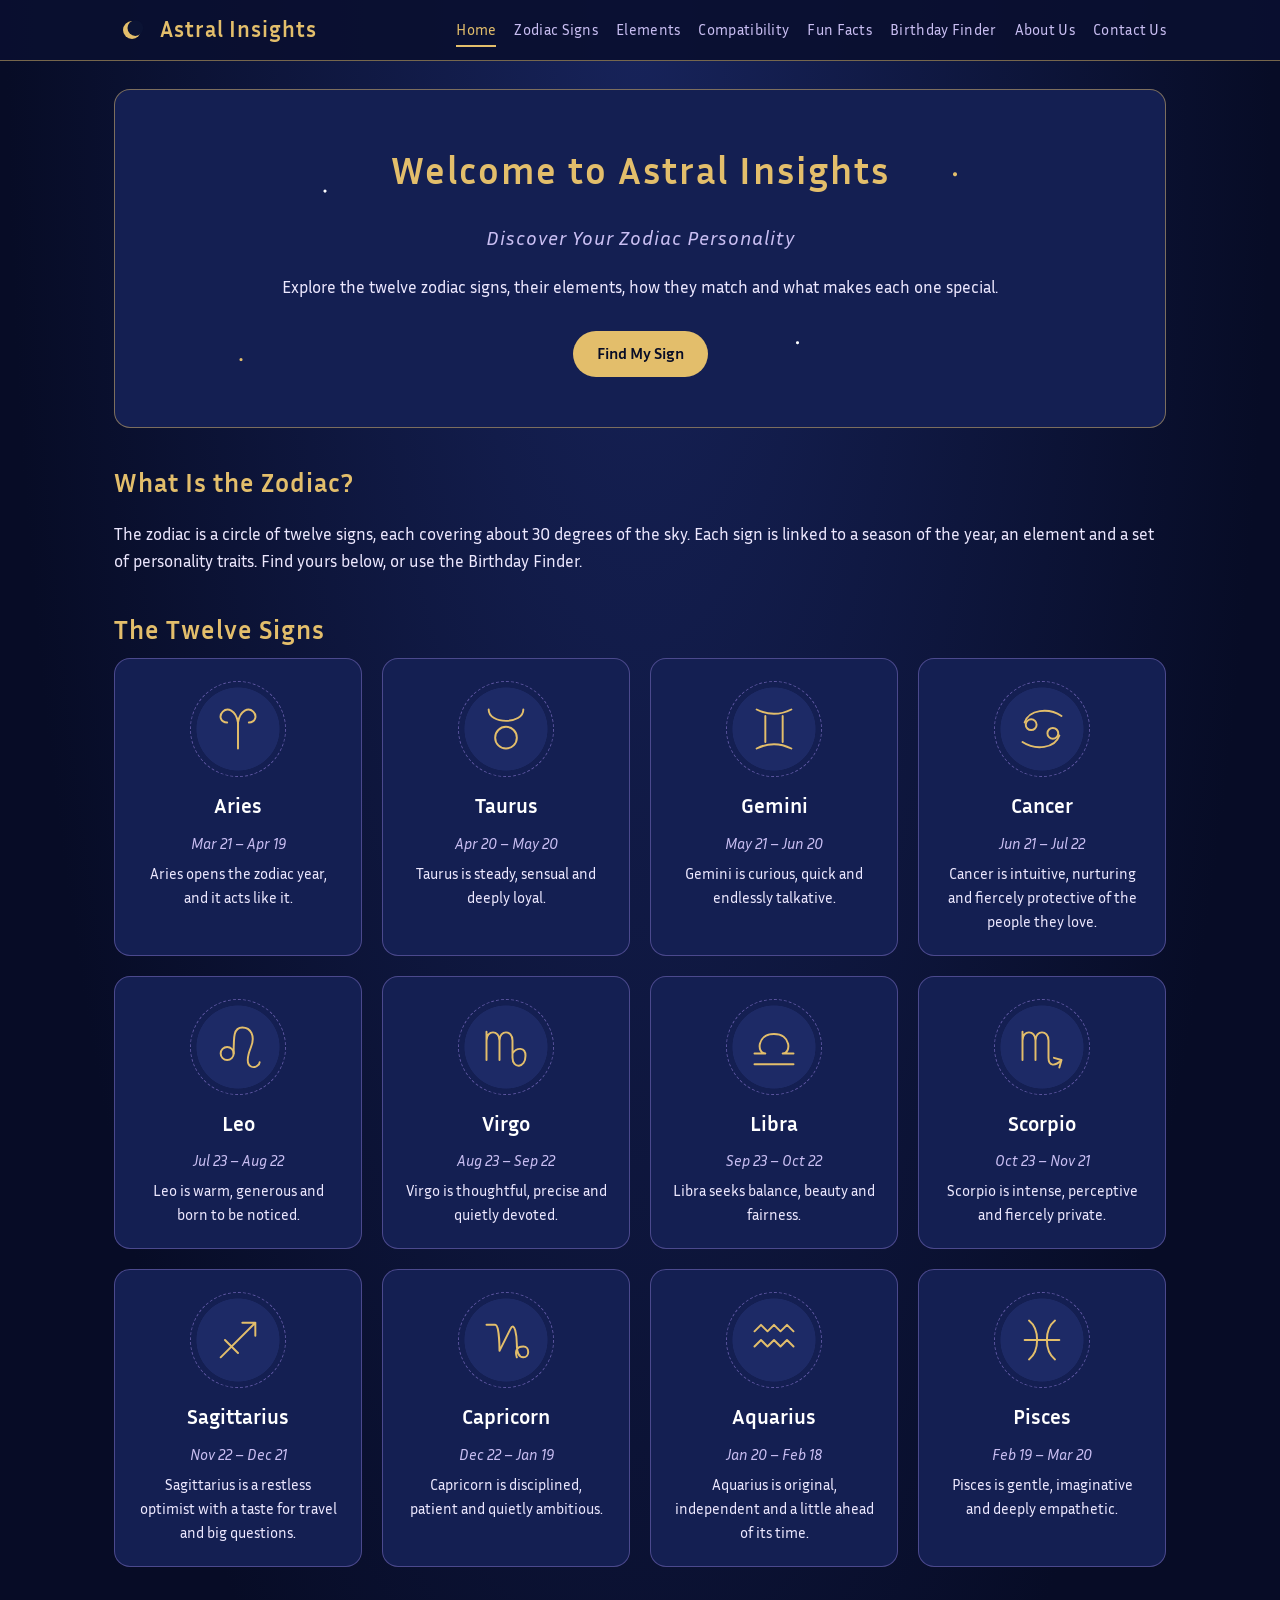
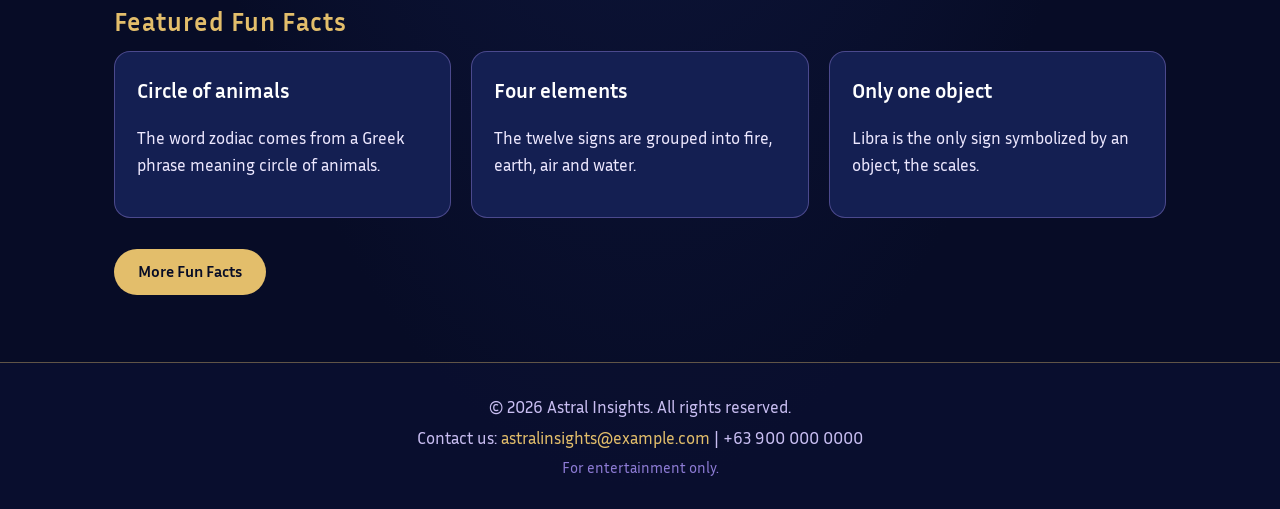
<file: index.html>
<!DOCTYPE html>
<html lang="en">
<head>
<meta charset="UTF-8">
<meta name="viewport" content="width=device-width, initial-scale=1.0">
<title>Home | Astral Insights</title>
<link href="https://fonts.googleapis.com/css2?family=Inria+Sans:ital,wght@0,300;0,400;0,700;1,300;1,400;1,700&display=swap" rel="stylesheet">
<link rel="stylesheet" href="style.css">
</head>
<body>
<svg width="0" height="0" style="position:absolute" aria-hidden="true"><symbol id="g-aries" viewBox="-12 -12 24 24"><path d="M0 9V-3M0 -3C-1 -9 -5 -10 -7 -8C-9 -6 -8 -3 -5 -3M0 -3C1 -9 5 -10 7 -8C9 -6 8 -3 5 -3"/></symbol><symbol id="g-taurus" viewBox="-12 -12 24 24"><circle cx="0" cy="4" r="5"/><path d="M-8 -9C-8 -2 8 -2 8 -9"/></symbol><symbol id="g-gemini" viewBox="-12 -12 24 24"><path d="M-4 -6V6M4 -6V6M-8 -9Q0 -5 8 -9M-8 9Q0 5 8 9"/></symbol><symbol id="g-cancer" viewBox="-12 -12 24 24"><circle cx="-5" cy="-2" r="2.5"/><circle cx="5" cy="2" r="2.5"/><path d="M-8 -3C-6 -9 3 -10 9 -6M8 3C6 9 -3 10 -9 6"/></symbol><symbol id="g-leo" viewBox="-12 -12 24 24"><circle cx="-5" cy="3" r="3"/><path d="M-2 3C-2 -5 -2 -9 2 -9C6 -9 8 -5 6 0C4 5 4 8 6 9C8 10 10 8 10 7"/></symbol><symbol id="g-virgo" viewBox="-12 -12 24 24"><path d="M-9 -7V6M-9 -3C-9 -8 -3 -8 -3 -3V6M-3 -3C-3 -8 3 -8 3 -3V5C3 10 9 10 9 4C9 0 5 0 3 3"/></symbol><symbol id="g-libra" viewBox="-12 -12 24 24"><path d="M-9 8H9M-9 3H-4C-8 3 -8 -6 0 -6C8 -6 8 3 4 3H9"/></symbol><symbol id="g-scorpio" viewBox="-12 -12 24 24"><path d="M-9 -7V6M-9 -3C-9 -8 -3 -8 -3 -3V6M-3 -3C-3 -8 3 -8 3 -3V5C3 9 6 9 9 6M5.5 5L9 6L8 9.5"/></symbol><symbol id="g-sagittarius" viewBox="-12 -12 24 24"><path d="M-8 8L8 -8M2 -8H8V-2M-6 0L0 6"/></symbol><symbol id="g-capricorn" viewBox="-12 -12 24 24"><path d="M-9 -7L-5 -7C-3 -7 -3 5 -3 5L2 -5C4 -9 5 -2 5 2C5 6 6 8 8 8C11 8 11 3 8 3C5 3 4 5 5 8"/></symbol><symbol id="g-aquarius" viewBox="-12 -12 24 24"><path d="M-9 -4L-6 -7L-3 -4L0 -7L3 -4L6 -7L9 -4M-9 3L-6 0L-3 3L0 0L3 3L6 0L9 3"/></symbol><symbol id="g-pisces" viewBox="-12 -12 24 24"><path d="M-6 -9C-1 -5 -1 5 -6 9M6 -9C1 -5 1 5 6 9M-8 0H8"/></symbol></svg>
<header class="site-header">
  <div class="bar">
    <a class="brand" href="index.html"><svg class="logo" viewBox="-32 -32 64 64" aria-hidden="true"><circle r="16" fill="#E3BE6B"/><circle cx="6" cy="-3.5" r="14" fill="#0B1334"/></svg><span>Astral Insights</span></a>
    <nav><a href="index.html" class="on">Home</a><a href="zodiac-signs.html">Zodiac Signs</a><a href="elements.html">Elements</a><a href="compatibility.html">Compatibility</a><a href="fun-facts.html">Fun Facts</a><a href="birthday-finder.html">Birthday Finder</a><a href="about.html">About Us</a><a href="contact.html">Contact Us</a></nav>
  </div>
</header>
<main class="wrap">

<section class="hero">
  <h1>Welcome to Astral Insights</h1>
  <p class="sub">Discover Your Zodiac Personality</p>
  <p>Explore the twelve zodiac signs, their elements, how they match and what makes each one special.</p>
  <a class="btn" href="birthday-finder.html">Find My Sign</a>
</section>
<section>
  <h2>What Is the Zodiac?</h2>
  <p>The zodiac is a circle of twelve signs, each covering about 30 degrees of the sky. Each sign is linked to a season of the year, an element and a set of personality traits. Find yours below, or use the Birthday Finder.</p>
</section>
<section>
  <h2>The Twelve Signs</h2>
  <div class="grid"><a class="card" href="zodiac-signs.html#aries"><div class="ring"><svg class="gl" viewBox="0 0 24 24" aria-hidden="true"><use href="#g-aries"/></svg></div><h3>Aries</h3><p class="dt">Mar 21 – Apr 19</p><p>Aries opens the zodiac year, and it acts like it.</p></a><a class="card" href="zodiac-signs.html#taurus"><div class="ring"><svg class="gl" viewBox="0 0 24 24" aria-hidden="true"><use href="#g-taurus"/></svg></div><h3>Taurus</h3><p class="dt">Apr 20 – May 20</p><p>Taurus is steady, sensual and deeply loyal.</p></a><a class="card" href="zodiac-signs.html#gemini"><div class="ring"><svg class="gl" viewBox="0 0 24 24" aria-hidden="true"><use href="#g-gemini"/></svg></div><h3>Gemini</h3><p class="dt">May 21 – Jun 20</p><p>Gemini is curious, quick and endlessly talkative.</p></a><a class="card" href="zodiac-signs.html#cancer"><div class="ring"><svg class="gl" viewBox="0 0 24 24" aria-hidden="true"><use href="#g-cancer"/></svg></div><h3>Cancer</h3><p class="dt">Jun 21 – Jul 22</p><p>Cancer is intuitive, nurturing and fiercely protective of the people they love.</p></a><a class="card" href="zodiac-signs.html#leo"><div class="ring"><svg class="gl" viewBox="0 0 24 24" aria-hidden="true"><use href="#g-leo"/></svg></div><h3>Leo</h3><p class="dt">Jul 23 – Aug 22</p><p>Leo is warm, generous and born to be noticed.</p></a><a class="card" href="zodiac-signs.html#virgo"><div class="ring"><svg class="gl" viewBox="0 0 24 24" aria-hidden="true"><use href="#g-virgo"/></svg></div><h3>Virgo</h3><p class="dt">Aug 23 – Sep 22</p><p>Virgo is thoughtful, precise and quietly devoted.</p></a><a class="card" href="zodiac-signs.html#libra"><div class="ring"><svg class="gl" viewBox="0 0 24 24" aria-hidden="true"><use href="#g-libra"/></svg></div><h3>Libra</h3><p class="dt">Sep 23 – Oct 22</p><p>Libra seeks balance, beauty and fairness.</p></a><a class="card" href="zodiac-signs.html#scorpio"><div class="ring"><svg class="gl" viewBox="0 0 24 24" aria-hidden="true"><use href="#g-scorpio"/></svg></div><h3>Scorpio</h3><p class="dt">Oct 23 – Nov 21</p><p>Scorpio is intense, perceptive and fiercely private.</p></a><a class="card" href="zodiac-signs.html#sagittarius"><div class="ring"><svg class="gl" viewBox="0 0 24 24" aria-hidden="true"><use href="#g-sagittarius"/></svg></div><h3>Sagittarius</h3><p class="dt">Nov 22 – Dec 21</p><p>Sagittarius is a restless optimist with a taste for travel and big questions.</p></a><a class="card" href="zodiac-signs.html#capricorn"><div class="ring"><svg class="gl" viewBox="0 0 24 24" aria-hidden="true"><use href="#g-capricorn"/></svg></div><h3>Capricorn</h3><p class="dt">Dec 22 – Jan 19</p><p>Capricorn is disciplined, patient and quietly ambitious.</p></a><a class="card" href="zodiac-signs.html#aquarius"><div class="ring"><svg class="gl" viewBox="0 0 24 24" aria-hidden="true"><use href="#g-aquarius"/></svg></div><h3>Aquarius</h3><p class="dt">Jan 20 – Feb 18</p><p>Aquarius is original, independent and a little ahead of its time.</p></a><a class="card" href="zodiac-signs.html#pisces"><div class="ring"><svg class="gl" viewBox="0 0 24 24" aria-hidden="true"><use href="#g-pisces"/></svg></div><h3>Pisces</h3><p class="dt">Feb 19 – Mar 20</p><p>Pisces is gentle, imaginative and deeply empathetic.</p></a></div>
</section>
<section>
  <h2>Featured Fun Facts</h2>
  <div class="grid three">
    <div class="box"><h3>Circle of animals</h3><p>The word zodiac comes from a Greek phrase meaning circle of animals.</p></div>
    <div class="box"><h3>Four elements</h3><p>The twelve signs are grouped into fire, earth, air and water.</p></div>
    <div class="box"><h3>Only one object</h3><p>Libra is the only sign symbolized by an object, the scales.</p></div>
  </div>
  <p><a class="btn" href="fun-facts.html">More Fun Facts</a></p>
</section>
</main>
<footer>
  <p>&copy; 2026 Astral Insights. All rights reserved.</p>
  <p>Contact us: <a href="mailto:astralinsights@example.com">astralinsights@example.com</a> | +63 900 000 0000</p>
  <p class="small">For entertainment only.</p>
</footer>

</body>
</html>
</file>
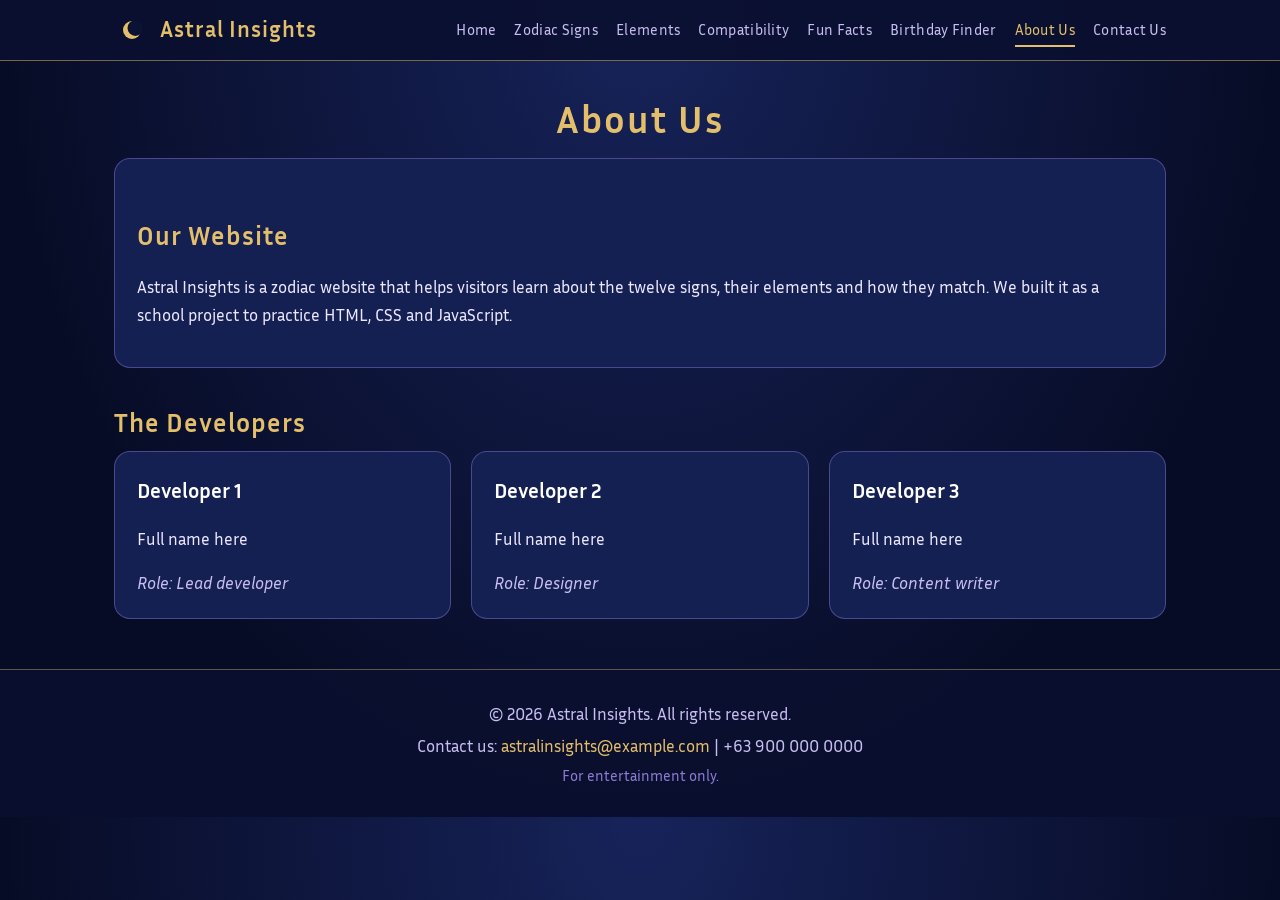
<file: about.html>
<!DOCTYPE html>
<html lang="en">
<head>
<meta charset="UTF-8">
<meta name="viewport" content="width=device-width, initial-scale=1.0">
<title>About Us | Astral Insights</title>
<link href="https://fonts.googleapis.com/css2?family=Inria+Sans:ital,wght@0,300;0,400;0,700;1,300;1,400;1,700&display=swap" rel="stylesheet">
<link rel="stylesheet" href="style.css">
</head>
<body>

<header class="site-header">
  <div class="bar">
    <a class="brand" href="index.html"><svg class="logo" viewBox="-32 -32 64 64" aria-hidden="true"><circle r="16" fill="#E3BE6B"/><circle cx="6" cy="-3.5" r="14" fill="#0B1334"/></svg><span>Astral Insights</span></a>
    <nav><a href="index.html">Home</a><a href="zodiac-signs.html">Zodiac Signs</a><a href="elements.html">Elements</a><a href="compatibility.html">Compatibility</a><a href="fun-facts.html">Fun Facts</a><a href="birthday-finder.html">Birthday Finder</a><a href="about.html" class="on">About Us</a><a href="contact.html">Contact Us</a></nav>
  </div>
</header>
<main class="wrap">
<h1 class="title">About Us</h1>
<section class="box"><h2>Our Website</h2><p>Astral Insights is a zodiac website that helps visitors learn about the twelve signs, their elements and how they match. We built it as a school project to practice HTML, CSS and JavaScript.</p></section>
<section><h2>The Developers</h2>
  <div class="grid three">
    <div class="box"><h3>Developer 1</h3><p>Full name here</p><p class="dt">Role: Lead developer</p></div>
    <div class="box"><h3>Developer 2</h3><p>Full name here</p><p class="dt">Role: Designer</p></div>
    <div class="box"><h3>Developer 3</h3><p>Full name here</p><p class="dt">Role: Content writer</p></div>
  </div>
</section>
</main>
<footer>
  <p>&copy; 2026 Astral Insights. All rights reserved.</p>
  <p>Contact us: <a href="mailto:astralinsights@example.com">astralinsights@example.com</a> | +63 900 000 0000</p>
  <p class="small">For entertainment only.</p>
</footer>

</body>
</html>
</file>
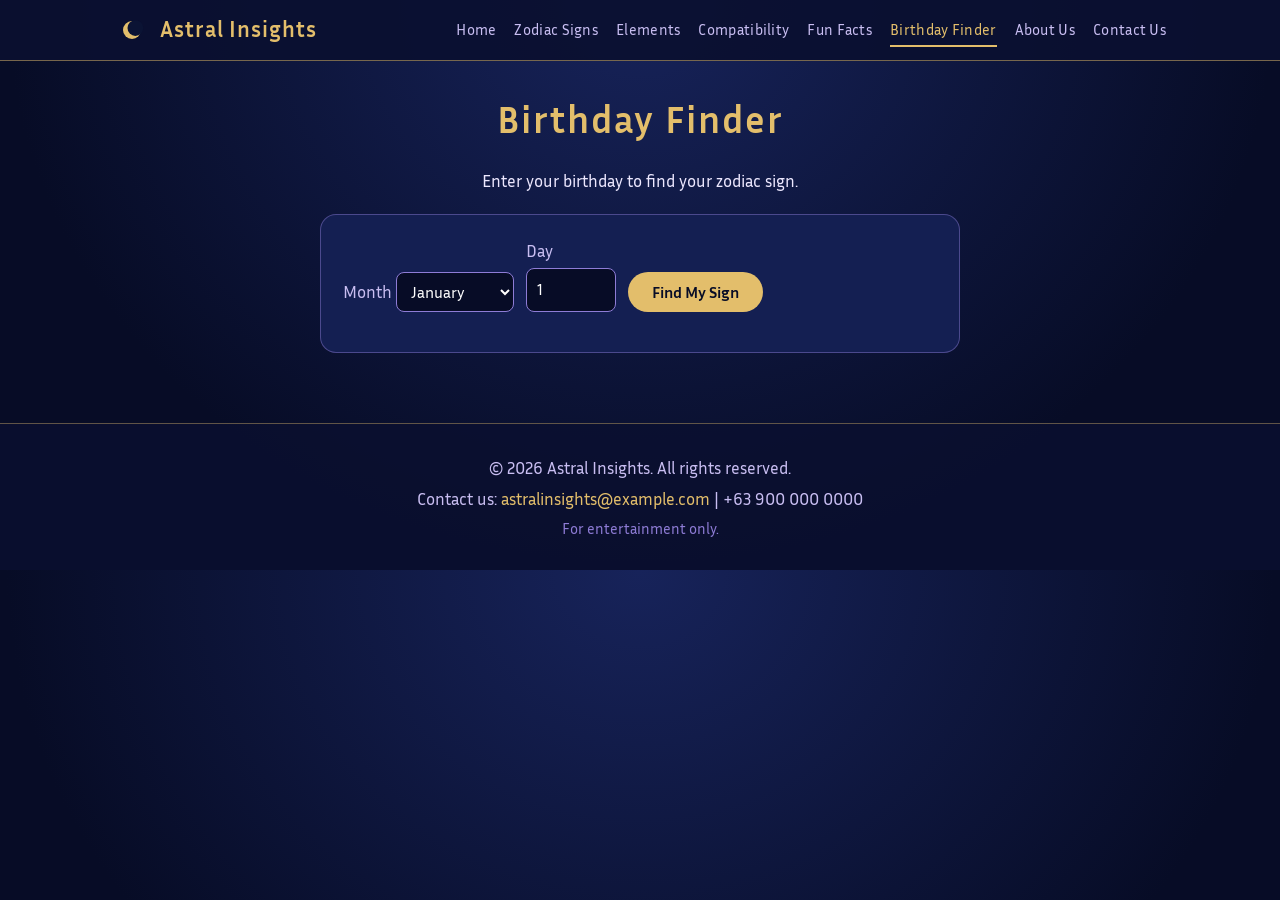
<file: birthday-finder.html>
<!DOCTYPE html>
<html lang="en">
<head>
<meta charset="UTF-8">
<meta name="viewport" content="width=device-width, initial-scale=1.0">
<title>Birthday Finder | Astral Insights</title>
<link href="https://fonts.googleapis.com/css2?family=Inria+Sans:ital,wght@0,300;0,400;0,700;1,300;1,400;1,700&display=swap" rel="stylesheet">
<link rel="stylesheet" href="style.css">
</head>
<body>
<svg width="0" height="0" style="position:absolute" aria-hidden="true"><symbol id="g-aries" viewBox="-12 -12 24 24"><path d="M0 9V-3M0 -3C-1 -9 -5 -10 -7 -8C-9 -6 -8 -3 -5 -3M0 -3C1 -9 5 -10 7 -8C9 -6 8 -3 5 -3"/></symbol><symbol id="g-taurus" viewBox="-12 -12 24 24"><circle cx="0" cy="4" r="5"/><path d="M-8 -9C-8 -2 8 -2 8 -9"/></symbol><symbol id="g-gemini" viewBox="-12 -12 24 24"><path d="M-4 -6V6M4 -6V6M-8 -9Q0 -5 8 -9M-8 9Q0 5 8 9"/></symbol><symbol id="g-cancer" viewBox="-12 -12 24 24"><circle cx="-5" cy="-2" r="2.5"/><circle cx="5" cy="2" r="2.5"/><path d="M-8 -3C-6 -9 3 -10 9 -6M8 3C6 9 -3 10 -9 6"/></symbol><symbol id="g-leo" viewBox="-12 -12 24 24"><circle cx="-5" cy="3" r="3"/><path d="M-2 3C-2 -5 -2 -9 2 -9C6 -9 8 -5 6 0C4 5 4 8 6 9C8 10 10 8 10 7"/></symbol><symbol id="g-virgo" viewBox="-12 -12 24 24"><path d="M-9 -7V6M-9 -3C-9 -8 -3 -8 -3 -3V6M-3 -3C-3 -8 3 -8 3 -3V5C3 10 9 10 9 4C9 0 5 0 3 3"/></symbol><symbol id="g-libra" viewBox="-12 -12 24 24"><path d="M-9 8H9M-9 3H-4C-8 3 -8 -6 0 -6C8 -6 8 3 4 3H9"/></symbol><symbol id="g-scorpio" viewBox="-12 -12 24 24"><path d="M-9 -7V6M-9 -3C-9 -8 -3 -8 -3 -3V6M-3 -3C-3 -8 3 -8 3 -3V5C3 9 6 9 9 6M5.5 5L9 6L8 9.5"/></symbol><symbol id="g-sagittarius" viewBox="-12 -12 24 24"><path d="M-8 8L8 -8M2 -8H8V-2M-6 0L0 6"/></symbol><symbol id="g-capricorn" viewBox="-12 -12 24 24"><path d="M-9 -7L-5 -7C-3 -7 -3 5 -3 5L2 -5C4 -9 5 -2 5 2C5 6 6 8 8 8C11 8 11 3 8 3C5 3 4 5 5 8"/></symbol><symbol id="g-aquarius" viewBox="-12 -12 24 24"><path d="M-9 -4L-6 -7L-3 -4L0 -7L3 -4L6 -7L9 -4M-9 3L-6 0L-3 3L0 0L3 3L6 0L9 3"/></symbol><symbol id="g-pisces" viewBox="-12 -12 24 24"><path d="M-6 -9C-1 -5 -1 5 -6 9M6 -9C1 -5 1 5 6 9M-8 0H8"/></symbol></svg>
<header class="site-header">
  <div class="bar">
    <a class="brand" href="index.html"><svg class="logo" viewBox="-32 -32 64 64" aria-hidden="true"><circle r="16" fill="#E3BE6B"/><circle cx="6" cy="-3.5" r="14" fill="#0B1334"/></svg><span>Astral Insights</span></a>
    <nav><a href="index.html">Home</a><a href="zodiac-signs.html">Zodiac Signs</a><a href="elements.html">Elements</a><a href="compatibility.html">Compatibility</a><a href="fun-facts.html">Fun Facts</a><a href="birthday-finder.html" class="on">Birthday Finder</a><a href="about.html">About Us</a><a href="contact.html">Contact Us</a></nav>
  </div>
</header>
<main class="wrap">
<h1 class="title">Birthday Finder</h1>
<p class="center">Enter your birthday to find your zodiac sign.</p>
<section class="box narrow">
  <div class="form-row">
    <label>Month <select id="month"><option value="1">January</option><option value="2">February</option><option value="3">March</option><option value="4">April</option><option value="5">May</option><option value="6">June</option><option value="7">July</option><option value="8">August</option><option value="9">September</option><option value="10">October</option><option value="11">November</option><option value="12">December</option></select></label>
    <label>Day <input id="day" type="number" min="1" max="31" value="1"></label>
    <button id="findBtn" class="btn">Find My Sign</button>
  </div>
  <div id="finderResult"></div>
</section>
</main>
<footer>
  <p>&copy; 2026 Astral Insights. All rights reserved.</p>
  <p>Contact us: <a href="mailto:astralinsights@example.com">astralinsights@example.com</a> | +63 900 000 0000</p>
  <p class="small">For entertainment only.</p>
</footer>
<script src="script.js"></script>
</body>
</html>
</file>
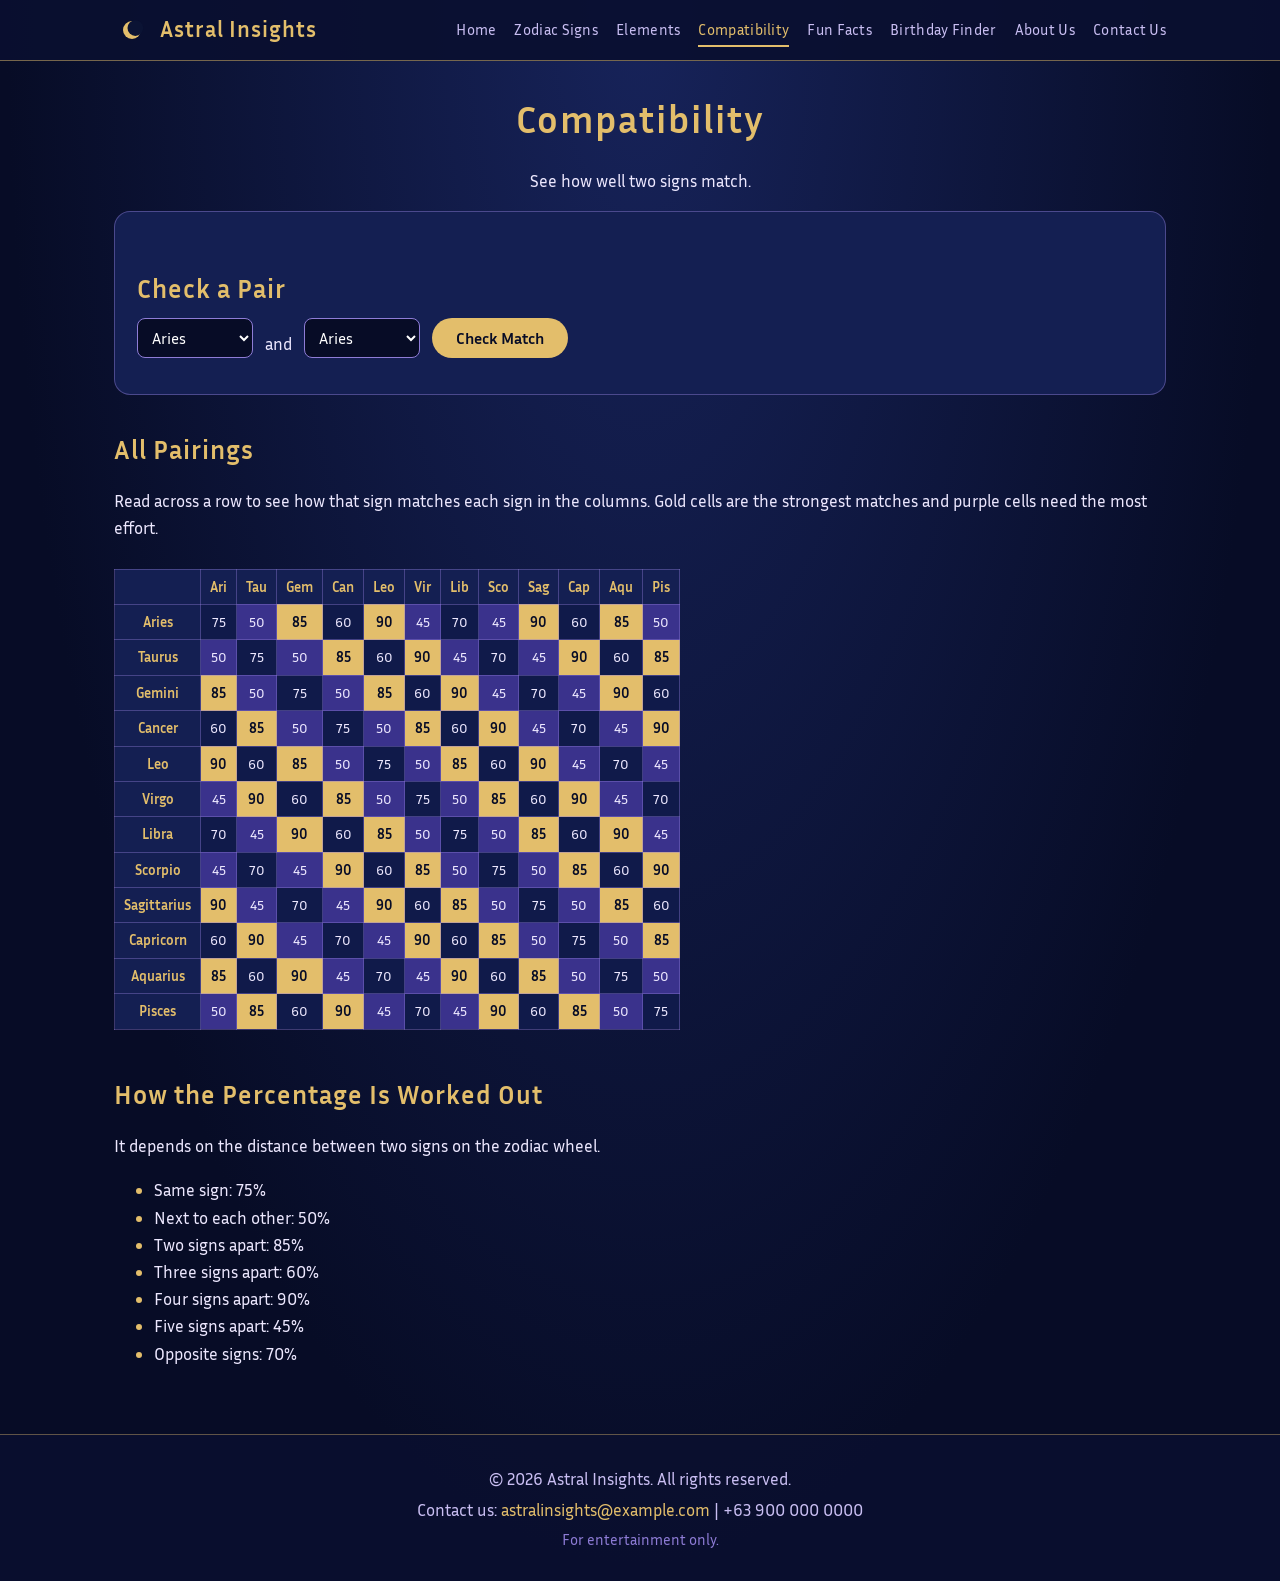
<file: compatibility.html>
<!DOCTYPE html>
<html lang="en">
<head>
<meta charset="UTF-8">
<meta name="viewport" content="width=device-width, initial-scale=1.0">
<title>Compatibility | Astral Insights</title>
<link href="https://fonts.googleapis.com/css2?family=Inria+Sans:ital,wght@0,300;0,400;0,700;1,300;1,400;1,700&display=swap" rel="stylesheet">
<link rel="stylesheet" href="style.css">
</head>
<body>

<header class="site-header">
  <div class="bar">
    <a class="brand" href="index.html"><svg class="logo" viewBox="-32 -32 64 64" aria-hidden="true"><circle r="16" fill="#E3BE6B"/><circle cx="6" cy="-3.5" r="14" fill="#0B1334"/></svg><span>Astral Insights</span></a>
    <nav><a href="index.html">Home</a><a href="zodiac-signs.html">Zodiac Signs</a><a href="elements.html">Elements</a><a href="compatibility.html" class="on">Compatibility</a><a href="fun-facts.html">Fun Facts</a><a href="birthday-finder.html">Birthday Finder</a><a href="about.html">About Us</a><a href="contact.html">Contact Us</a></nav>
  </div>
</header>
<main class="wrap">
<h1 class="title">Compatibility</h1>
<p class="center">See how well two signs match.</p>
<section class="box">
  <h2>Check a Pair</h2>
  <div class="form-row">
    <select id="signA"><option>Aries</option><option>Taurus</option><option>Gemini</option><option>Cancer</option><option>Leo</option><option>Virgo</option><option>Libra</option><option>Scorpio</option><option>Sagittarius</option><option>Capricorn</option><option>Aquarius</option><option>Pisces</option></select> <span>and</span> <select id="signB"><option>Aries</option><option>Taurus</option><option>Gemini</option><option>Cancer</option><option>Leo</option><option>Virgo</option><option>Libra</option><option>Scorpio</option><option>Sagittarius</option><option>Capricorn</option><option>Aquarius</option><option>Pisces</option></select>
    <button id="checkBtn" class="btn">Check Match</button>
  </div>
  <p id="pairResult" class="result-line"></p>
</section>
<section>
  <h2>All Pairings</h2>
  <p>Read across a row to see how that sign matches each sign in the columns. Gold cells are the strongest matches and purple cells need the most effort.</p>
  <div class="scroll"><table><tr><th></th><th title="Aries">Ari</th><th title="Taurus">Tau</th><th title="Gemini">Gem</th><th title="Cancer">Can</th><th title="Leo">Leo</th><th title="Virgo">Vir</th><th title="Libra">Lib</th><th title="Scorpio">Sco</th><th title="Sagittarius">Sag</th><th title="Capricorn">Cap</th><th title="Aquarius">Aqu</th><th title="Pisces">Pis</th></tr><tr><th>Aries</th><td class="">75</td><td class="lo">50</td><td class="hi">85</td><td class="">60</td><td class="hi">90</td><td class="lo">45</td><td class="">70</td><td class="lo">45</td><td class="hi">90</td><td class="">60</td><td class="hi">85</td><td class="lo">50</td></tr><tr><th>Taurus</th><td class="lo">50</td><td class="">75</td><td class="lo">50</td><td class="hi">85</td><td class="">60</td><td class="hi">90</td><td class="lo">45</td><td class="">70</td><td class="lo">45</td><td class="hi">90</td><td class="">60</td><td class="hi">85</td></tr><tr><th>Gemini</th><td class="hi">85</td><td class="lo">50</td><td class="">75</td><td class="lo">50</td><td class="hi">85</td><td class="">60</td><td class="hi">90</td><td class="lo">45</td><td class="">70</td><td class="lo">45</td><td class="hi">90</td><td class="">60</td></tr><tr><th>Cancer</th><td class="">60</td><td class="hi">85</td><td class="lo">50</td><td class="">75</td><td class="lo">50</td><td class="hi">85</td><td class="">60</td><td class="hi">90</td><td class="lo">45</td><td class="">70</td><td class="lo">45</td><td class="hi">90</td></tr><tr><th>Leo</th><td class="hi">90</td><td class="">60</td><td class="hi">85</td><td class="lo">50</td><td class="">75</td><td class="lo">50</td><td class="hi">85</td><td class="">60</td><td class="hi">90</td><td class="lo">45</td><td class="">70</td><td class="lo">45</td></tr><tr><th>Virgo</th><td class="lo">45</td><td class="hi">90</td><td class="">60</td><td class="hi">85</td><td class="lo">50</td><td class="">75</td><td class="lo">50</td><td class="hi">85</td><td class="">60</td><td class="hi">90</td><td class="lo">45</td><td class="">70</td></tr><tr><th>Libra</th><td class="">70</td><td class="lo">45</td><td class="hi">90</td><td class="">60</td><td class="hi">85</td><td class="lo">50</td><td class="">75</td><td class="lo">50</td><td class="hi">85</td><td class="">60</td><td class="hi">90</td><td class="lo">45</td></tr><tr><th>Scorpio</th><td class="lo">45</td><td class="">70</td><td class="lo">45</td><td class="hi">90</td><td class="">60</td><td class="hi">85</td><td class="lo">50</td><td class="">75</td><td class="lo">50</td><td class="hi">85</td><td class="">60</td><td class="hi">90</td></tr><tr><th>Sagittarius</th><td class="hi">90</td><td class="lo">45</td><td class="">70</td><td class="lo">45</td><td class="hi">90</td><td class="">60</td><td class="hi">85</td><td class="lo">50</td><td class="">75</td><td class="lo">50</td><td class="hi">85</td><td class="">60</td></tr><tr><th>Capricorn</th><td class="">60</td><td class="hi">90</td><td class="lo">45</td><td class="">70</td><td class="lo">45</td><td class="hi">90</td><td class="">60</td><td class="hi">85</td><td class="lo">50</td><td class="">75</td><td class="lo">50</td><td class="hi">85</td></tr><tr><th>Aquarius</th><td class="hi">85</td><td class="">60</td><td class="hi">90</td><td class="lo">45</td><td class="">70</td><td class="lo">45</td><td class="hi">90</td><td class="">60</td><td class="hi">85</td><td class="lo">50</td><td class="">75</td><td class="lo">50</td></tr><tr><th>Pisces</th><td class="lo">50</td><td class="hi">85</td><td class="">60</td><td class="hi">90</td><td class="lo">45</td><td class="">70</td><td class="lo">45</td><td class="hi">90</td><td class="">60</td><td class="hi">85</td><td class="lo">50</td><td class="">75</td></tr></table></div>
</section>
<section>
  <h2>How the Percentage Is Worked Out</h2>
  <p>It depends on the distance between two signs on the zodiac wheel.</p>
  <ul><li>Same sign: 75%</li><li>Next to each other: 50%</li><li>Two signs apart: 85%</li><li>Three signs apart: 60%</li><li>Four signs apart: 90%</li><li>Five signs apart: 45%</li><li>Opposite signs: 70%</li></ul>
</section>
</main>
<footer>
  <p>&copy; 2026 Astral Insights. All rights reserved.</p>
  <p>Contact us: <a href="mailto:astralinsights@example.com">astralinsights@example.com</a> | +63 900 000 0000</p>
  <p class="small">For entertainment only.</p>
</footer>
<script src="script.js"></script>
</body>
</html>
</file>
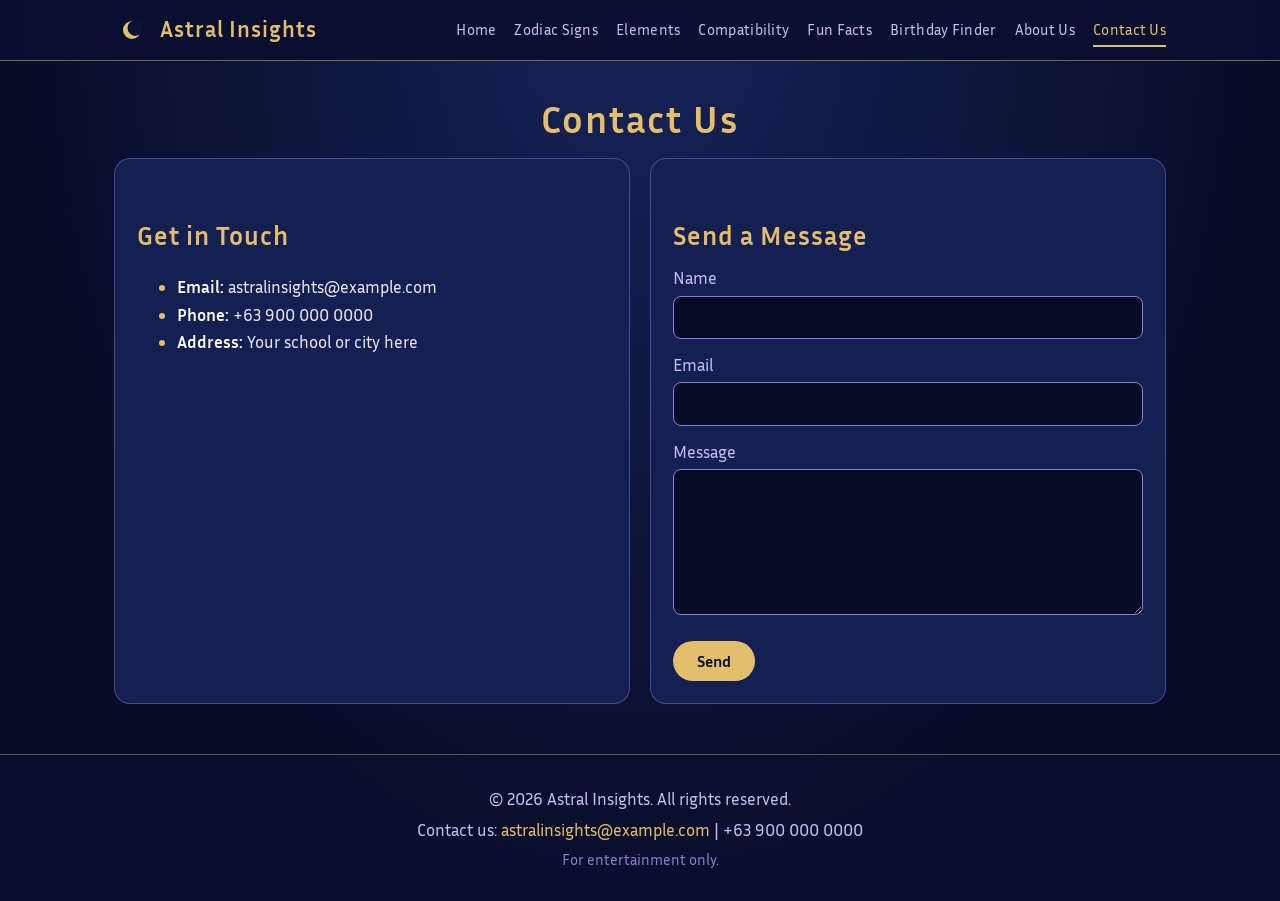
<file: contact.html>
<!DOCTYPE html>
<html lang="en">
<head>
<meta charset="UTF-8">
<meta name="viewport" content="width=device-width, initial-scale=1.0">
<title>Contact Us | Astral Insights</title>
<link href="https://fonts.googleapis.com/css2?family=Inria+Sans:ital,wght@0,300;0,400;0,700;1,300;1,400;1,700&display=swap" rel="stylesheet">
<link rel="stylesheet" href="style.css">
</head>
<body>

<header class="site-header">
  <div class="bar">
    <a class="brand" href="index.html"><svg class="logo" viewBox="-32 -32 64 64" aria-hidden="true"><circle r="16" fill="#E3BE6B"/><circle cx="6" cy="-3.5" r="14" fill="#0B1334"/></svg><span>Astral Insights</span></a>
    <nav><a href="index.html">Home</a><a href="zodiac-signs.html">Zodiac Signs</a><a href="elements.html">Elements</a><a href="compatibility.html">Compatibility</a><a href="fun-facts.html">Fun Facts</a><a href="birthday-finder.html">Birthday Finder</a><a href="about.html">About Us</a><a href="contact.html" class="on">Contact Us</a></nav>
  </div>
</header>
<main class="wrap">
<h1 class="title">Contact Us</h1>
<div class="grid two">
  <section class="box"><h2>Get in Touch</h2><ul><li><b>Email:</b> astralinsights@example.com</li><li><b>Phone:</b> +63 900 000 0000</li><li><b>Address:</b> Your school or city here</li></ul></section>
  <section class="box"><h2>Send a Message</h2>
  <form action="mailto:astralinsights@example.com" method="post" enctype="text/plain">
    <label>Name<input type="text" name="name" required></label>
    <label>Email<input type="email" name="email" required></label>
    <label>Message<textarea name="message" rows="5" required></textarea></label>
    <button class="btn" type="submit">Send</button>
  </form></section>
</div>
</main>
<footer>
  <p>&copy; 2026 Astral Insights. All rights reserved.</p>
  <p>Contact us: <a href="mailto:astralinsights@example.com">astralinsights@example.com</a> | +63 900 000 0000</p>
  <p class="small">For entertainment only.</p>
</footer>

</body>
</html>
</file>
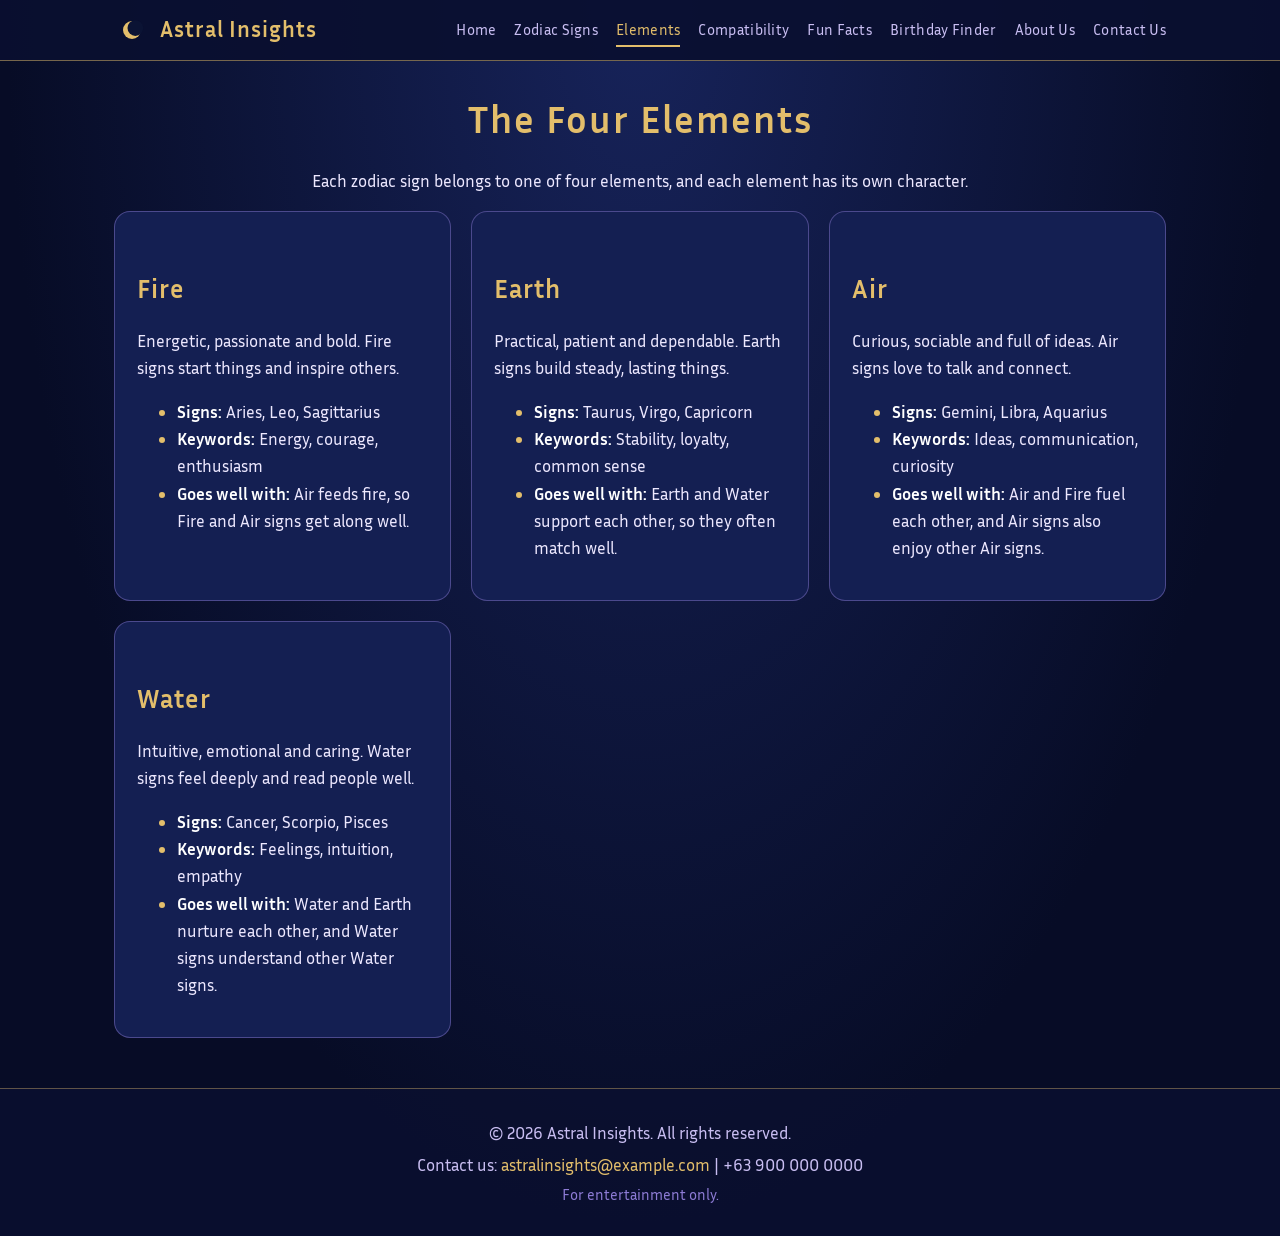
<file: elements.html>
<!DOCTYPE html>
<html lang="en">
<head>
<meta charset="UTF-8">
<meta name="viewport" content="width=device-width, initial-scale=1.0">
<title>Elements | Astral Insights</title>
<link href="https://fonts.googleapis.com/css2?family=Inria+Sans:ital,wght@0,300;0,400;0,700;1,300;1,400;1,700&display=swap" rel="stylesheet">
<link rel="stylesheet" href="style.css">
</head>
<body>

<header class="site-header">
  <div class="bar">
    <a class="brand" href="index.html"><svg class="logo" viewBox="-32 -32 64 64" aria-hidden="true"><circle r="16" fill="#E3BE6B"/><circle cx="6" cy="-3.5" r="14" fill="#0B1334"/></svg><span>Astral Insights</span></a>
    <nav><a href="index.html">Home</a><a href="zodiac-signs.html">Zodiac Signs</a><a href="elements.html" class="on">Elements</a><a href="compatibility.html">Compatibility</a><a href="fun-facts.html">Fun Facts</a><a href="birthday-finder.html">Birthday Finder</a><a href="about.html">About Us</a><a href="contact.html">Contact Us</a></nav>
  </div>
</header>
<main class="wrap">
<h1 class="title">The Four Elements</h1><p class="center">Each zodiac sign belongs to one of four elements, and each element has its own character.</p>
<div class="grid two"><section class="box"><h2>Fire</h2><p>Energetic, passionate and bold. Fire signs start things and inspire others.</p><ul><li><b>Signs:</b> Aries, Leo, Sagittarius</li><li><b>Keywords:</b> Energy, courage, enthusiasm</li><li><b>Goes well with:</b> Air feeds fire, so Fire and Air signs get along well.</li></ul></section>
<section class="box"><h2>Earth</h2><p>Practical, patient and dependable. Earth signs build steady, lasting things.</p><ul><li><b>Signs:</b> Taurus, Virgo, Capricorn</li><li><b>Keywords:</b> Stability, loyalty, common sense</li><li><b>Goes well with:</b> Earth and Water support each other, so they often match well.</li></ul></section>
<section class="box"><h2>Air</h2><p>Curious, sociable and full of ideas. Air signs love to talk and connect.</p><ul><li><b>Signs:</b> Gemini, Libra, Aquarius</li><li><b>Keywords:</b> Ideas, communication, curiosity</li><li><b>Goes well with:</b> Air and Fire fuel each other, and Air signs also enjoy other Air signs.</li></ul></section>
<section class="box"><h2>Water</h2><p>Intuitive, emotional and caring. Water signs feel deeply and read people well.</p><ul><li><b>Signs:</b> Cancer, Scorpio, Pisces</li><li><b>Keywords:</b> Feelings, intuition, empathy</li><li><b>Goes well with:</b> Water and Earth nurture each other, and Water signs understand other Water signs.</li></ul></section>
</div>
</main>
<footer>
  <p>&copy; 2026 Astral Insights. All rights reserved.</p>
  <p>Contact us: <a href="mailto:astralinsights@example.com">astralinsights@example.com</a> | +63 900 000 0000</p>
  <p class="small">For entertainment only.</p>
</footer>

</body>
</html>
</file>
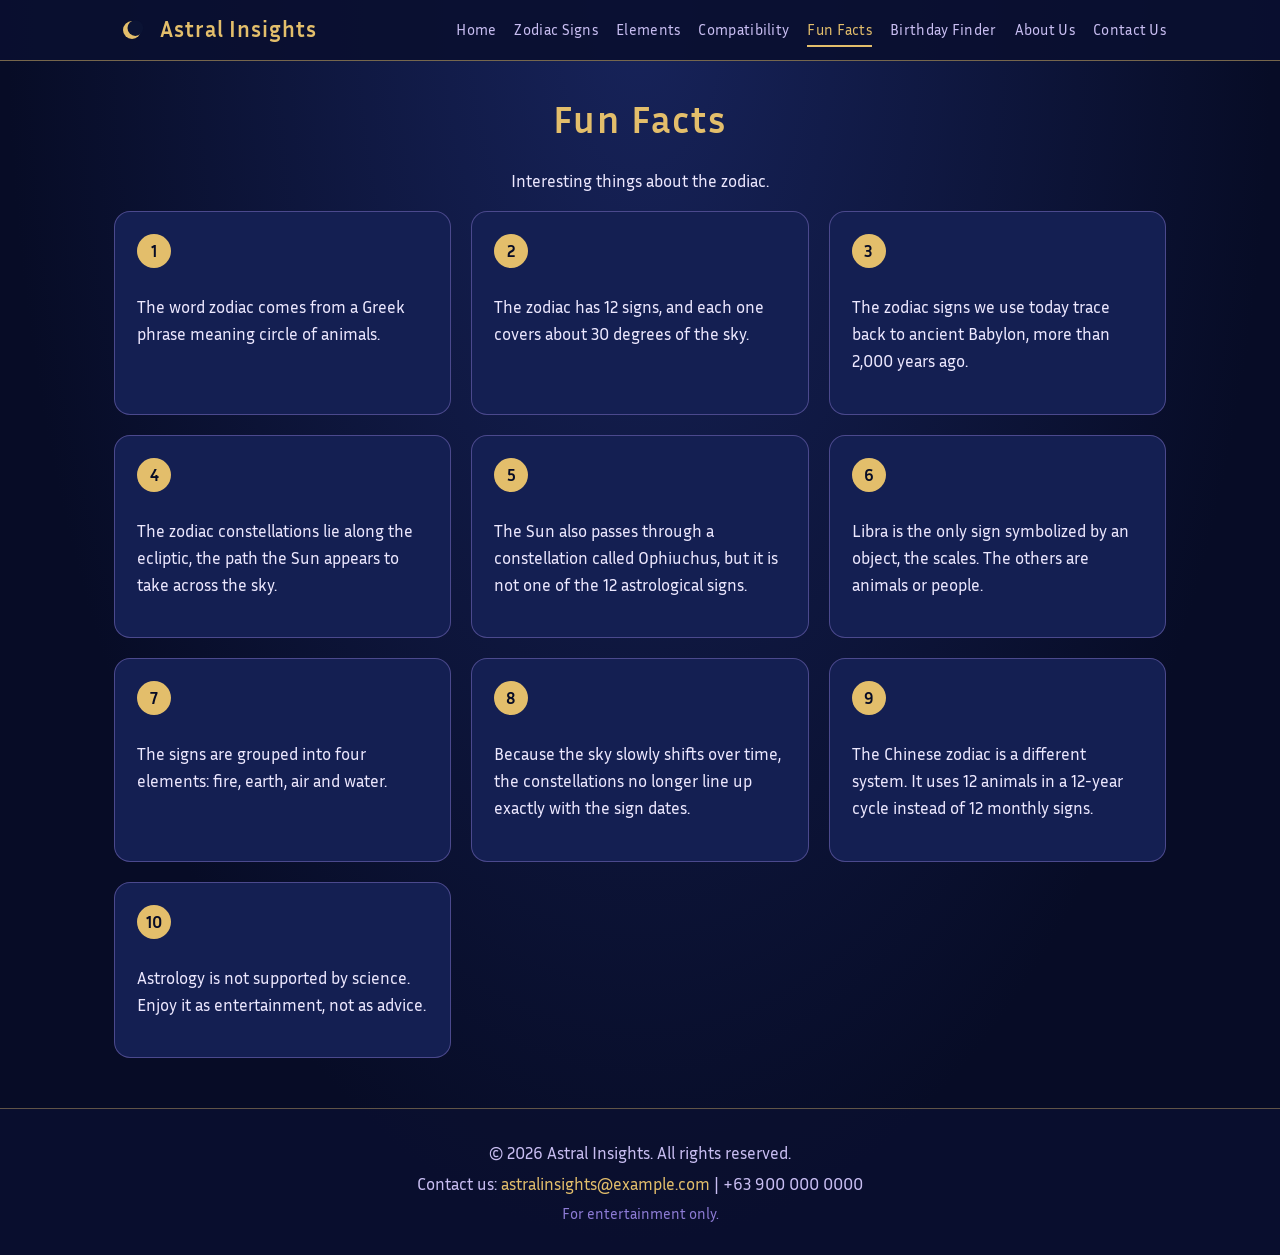
<file: fun-facts.html>
<!DOCTYPE html>
<html lang="en">
<head>
<meta charset="UTF-8">
<meta name="viewport" content="width=device-width, initial-scale=1.0">
<title>Fun Facts | Astral Insights</title>
<link href="https://fonts.googleapis.com/css2?family=Inria+Sans:ital,wght@0,300;0,400;0,700;1,300;1,400;1,700&display=swap" rel="stylesheet">
<link rel="stylesheet" href="style.css">
</head>
<body>

<header class="site-header">
  <div class="bar">
    <a class="brand" href="index.html"><svg class="logo" viewBox="-32 -32 64 64" aria-hidden="true"><circle r="16" fill="#E3BE6B"/><circle cx="6" cy="-3.5" r="14" fill="#0B1334"/></svg><span>Astral Insights</span></a>
    <nav><a href="index.html">Home</a><a href="zodiac-signs.html">Zodiac Signs</a><a href="elements.html">Elements</a><a href="compatibility.html">Compatibility</a><a href="fun-facts.html" class="on">Fun Facts</a><a href="birthday-finder.html">Birthday Finder</a><a href="about.html">About Us</a><a href="contact.html">Contact Us</a></nav>
  </div>
</header>
<main class="wrap">
<h1 class="title">Fun Facts</h1><p class="center">Interesting things about the zodiac.</p><div class="grid two"><div class="box"><span class="num">1</span><p>The word zodiac comes from a Greek phrase meaning circle of animals.</p></div><div class="box"><span class="num">2</span><p>The zodiac has 12 signs, and each one covers about 30 degrees of the sky.</p></div><div class="box"><span class="num">3</span><p>The zodiac signs we use today trace back to ancient Babylon, more than 2,000 years ago.</p></div><div class="box"><span class="num">4</span><p>The zodiac constellations lie along the ecliptic, the path the Sun appears to take across the sky.</p></div><div class="box"><span class="num">5</span><p>The Sun also passes through a constellation called Ophiuchus, but it is not one of the 12 astrological signs.</p></div><div class="box"><span class="num">6</span><p>Libra is the only sign symbolized by an object, the scales. The others are animals or people.</p></div><div class="box"><span class="num">7</span><p>The signs are grouped into four elements: fire, earth, air and water.</p></div><div class="box"><span class="num">8</span><p>Because the sky slowly shifts over time, the constellations no longer line up exactly with the sign dates.</p></div><div class="box"><span class="num">9</span><p>The Chinese zodiac is a different system. It uses 12 animals in a 12-year cycle instead of 12 monthly signs.</p></div><div class="box"><span class="num">10</span><p>Astrology is not supported by science. Enjoy it as entertainment, not as advice.</p></div></div>
</main>
<footer>
  <p>&copy; 2026 Astral Insights. All rights reserved.</p>
  <p>Contact us: <a href="mailto:astralinsights@example.com">astralinsights@example.com</a> | +63 900 000 0000</p>
  <p class="small">For entertainment only.</p>
</footer>

</body>
</html>
</file>
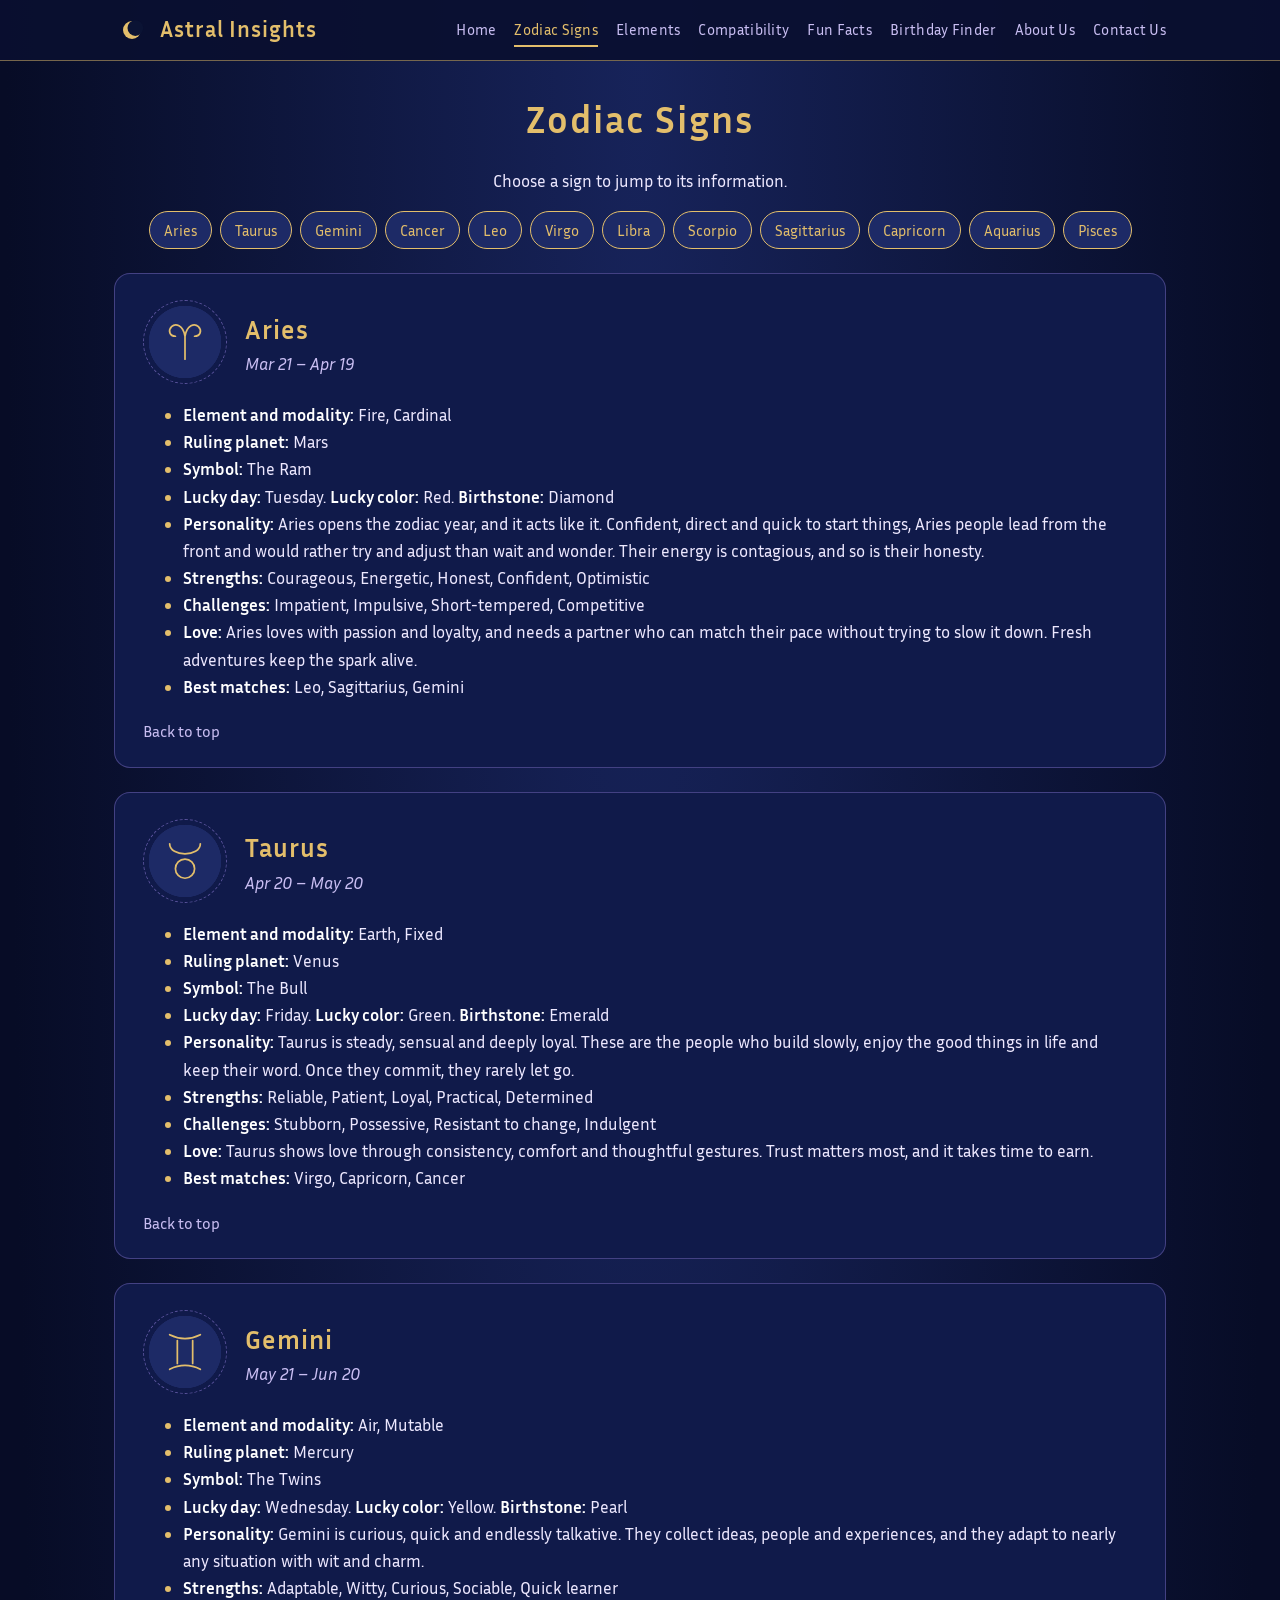
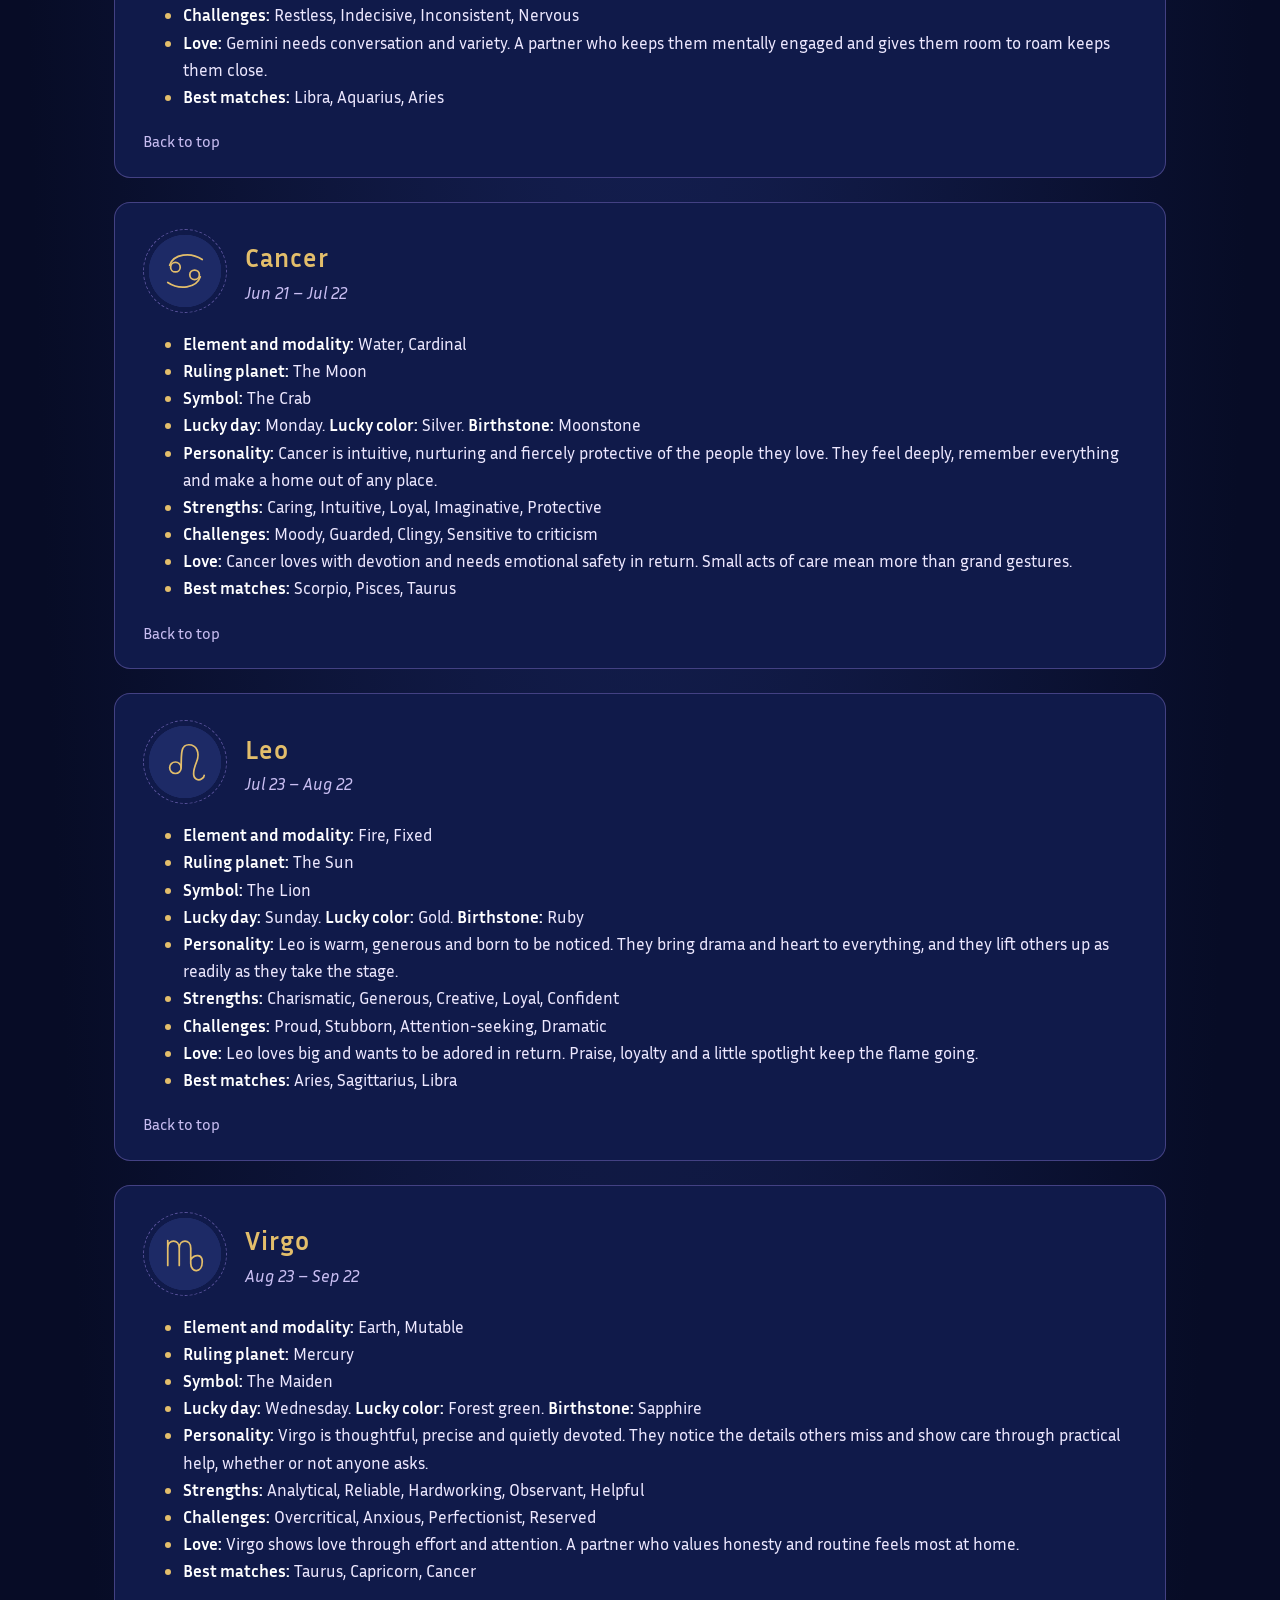
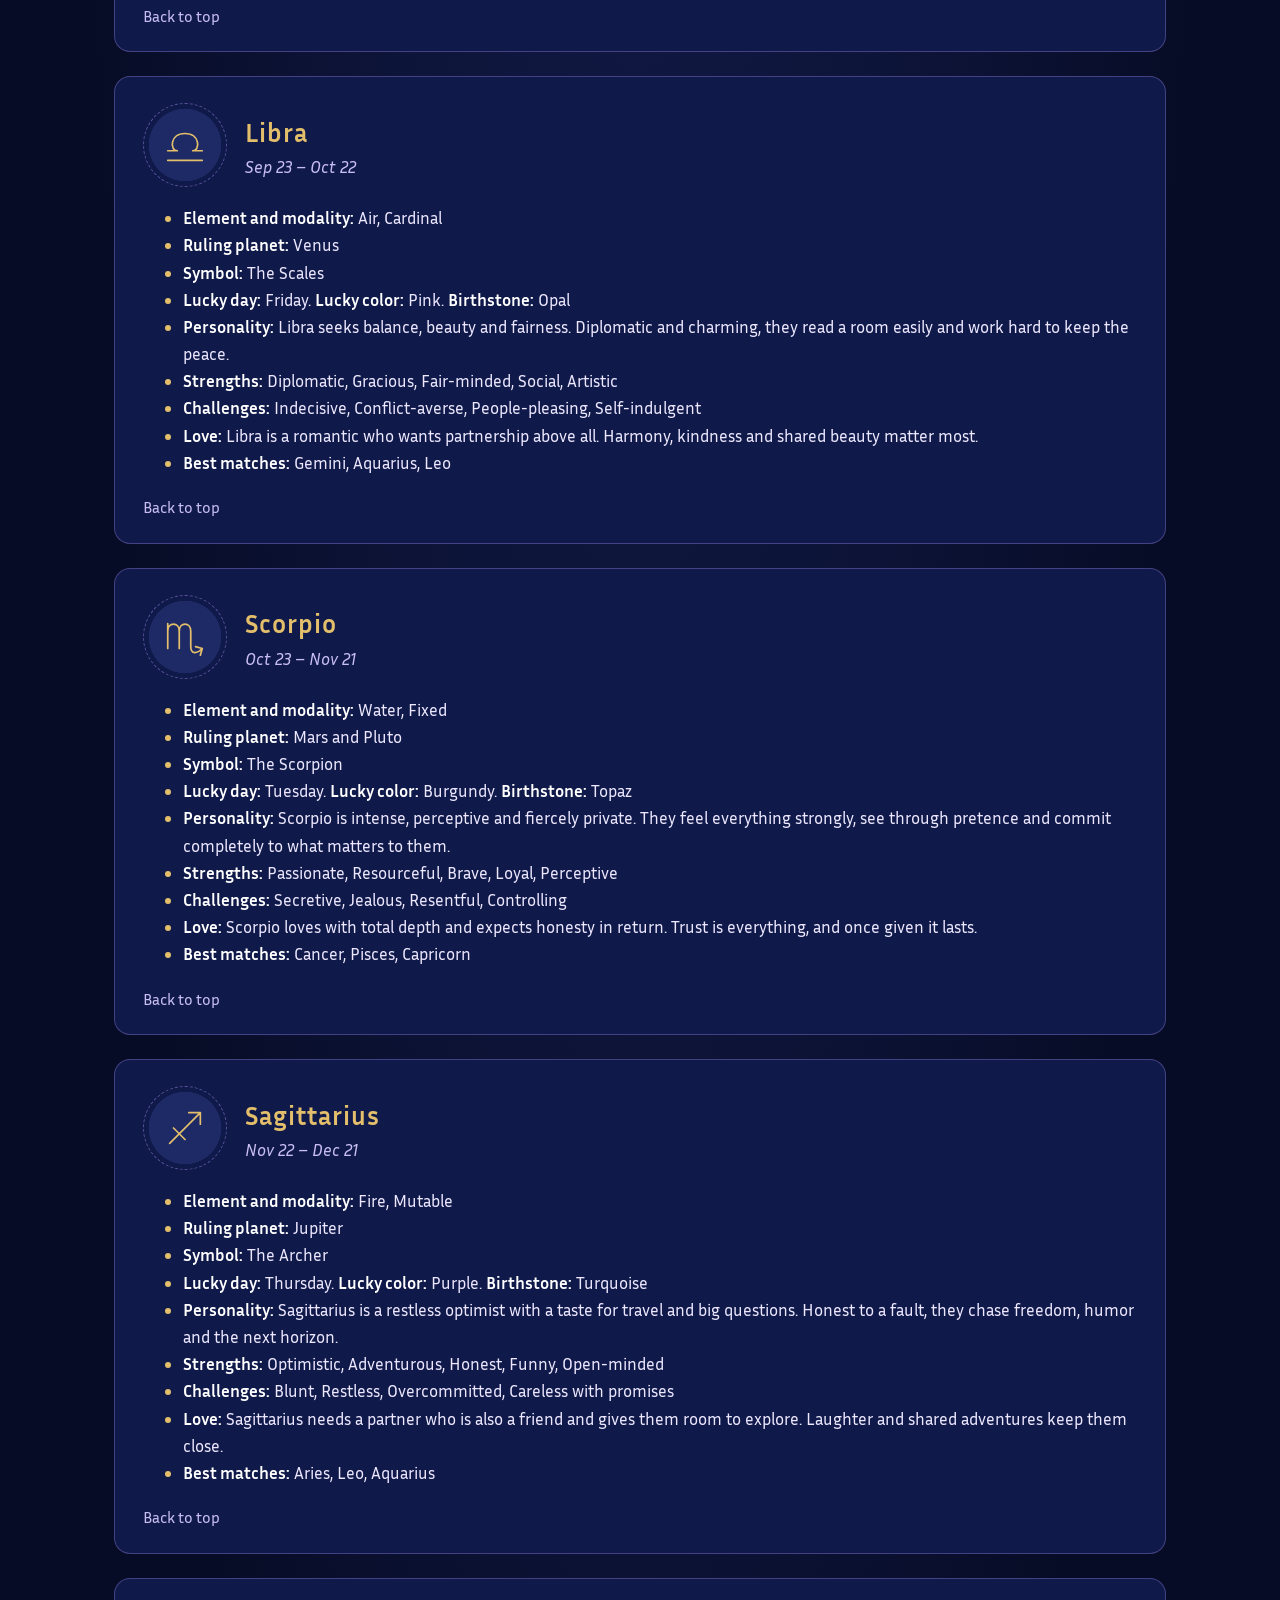
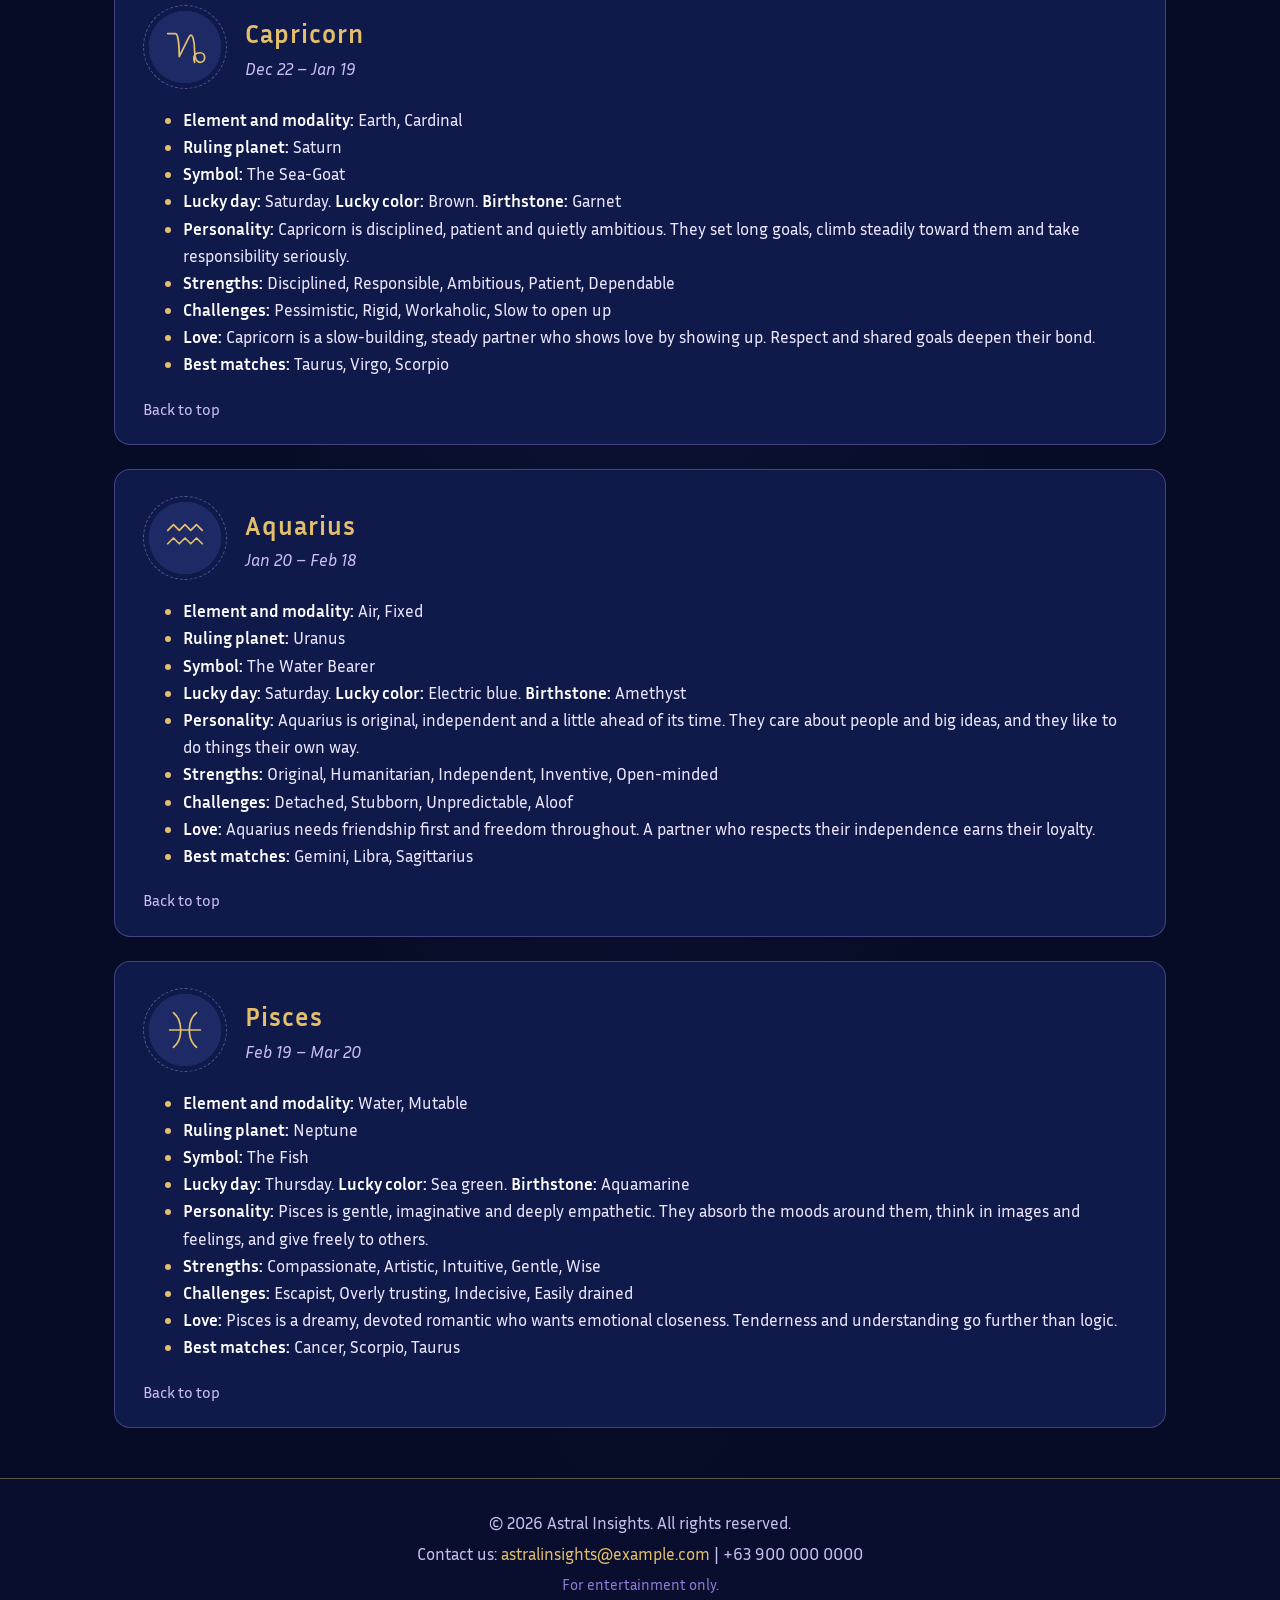
<file: zodiac-signs.html>
<!DOCTYPE html>
<html lang="en">
<head>
<meta charset="UTF-8">
<meta name="viewport" content="width=device-width, initial-scale=1.0">
<title>Zodiac Signs | Astral Insights</title>
<link href="https://fonts.googleapis.com/css2?family=Inria+Sans:ital,wght@0,300;0,400;0,700;1,300;1,400;1,700&display=swap" rel="stylesheet">
<link rel="stylesheet" href="style.css">
</head>
<body>
<svg width="0" height="0" style="position:absolute" aria-hidden="true"><symbol id="g-aries" viewBox="-12 -12 24 24"><path d="M0 9V-3M0 -3C-1 -9 -5 -10 -7 -8C-9 -6 -8 -3 -5 -3M0 -3C1 -9 5 -10 7 -8C9 -6 8 -3 5 -3"/></symbol><symbol id="g-taurus" viewBox="-12 -12 24 24"><circle cx="0" cy="4" r="5"/><path d="M-8 -9C-8 -2 8 -2 8 -9"/></symbol><symbol id="g-gemini" viewBox="-12 -12 24 24"><path d="M-4 -6V6M4 -6V6M-8 -9Q0 -5 8 -9M-8 9Q0 5 8 9"/></symbol><symbol id="g-cancer" viewBox="-12 -12 24 24"><circle cx="-5" cy="-2" r="2.5"/><circle cx="5" cy="2" r="2.5"/><path d="M-8 -3C-6 -9 3 -10 9 -6M8 3C6 9 -3 10 -9 6"/></symbol><symbol id="g-leo" viewBox="-12 -12 24 24"><circle cx="-5" cy="3" r="3"/><path d="M-2 3C-2 -5 -2 -9 2 -9C6 -9 8 -5 6 0C4 5 4 8 6 9C8 10 10 8 10 7"/></symbol><symbol id="g-virgo" viewBox="-12 -12 24 24"><path d="M-9 -7V6M-9 -3C-9 -8 -3 -8 -3 -3V6M-3 -3C-3 -8 3 -8 3 -3V5C3 10 9 10 9 4C9 0 5 0 3 3"/></symbol><symbol id="g-libra" viewBox="-12 -12 24 24"><path d="M-9 8H9M-9 3H-4C-8 3 -8 -6 0 -6C8 -6 8 3 4 3H9"/></symbol><symbol id="g-scorpio" viewBox="-12 -12 24 24"><path d="M-9 -7V6M-9 -3C-9 -8 -3 -8 -3 -3V6M-3 -3C-3 -8 3 -8 3 -3V5C3 9 6 9 9 6M5.5 5L9 6L8 9.5"/></symbol><symbol id="g-sagittarius" viewBox="-12 -12 24 24"><path d="M-8 8L8 -8M2 -8H8V-2M-6 0L0 6"/></symbol><symbol id="g-capricorn" viewBox="-12 -12 24 24"><path d="M-9 -7L-5 -7C-3 -7 -3 5 -3 5L2 -5C4 -9 5 -2 5 2C5 6 6 8 8 8C11 8 11 3 8 3C5 3 4 5 5 8"/></symbol><symbol id="g-aquarius" viewBox="-12 -12 24 24"><path d="M-9 -4L-6 -7L-3 -4L0 -7L3 -4L6 -7L9 -4M-9 3L-6 0L-3 3L0 0L3 3L6 0L9 3"/></symbol><symbol id="g-pisces" viewBox="-12 -12 24 24"><path d="M-6 -9C-1 -5 -1 5 -6 9M6 -9C1 -5 1 5 6 9M-8 0H8"/></symbol></svg>
<header class="site-header">
  <div class="bar">
    <a class="brand" href="index.html"><svg class="logo" viewBox="-32 -32 64 64" aria-hidden="true"><circle r="16" fill="#E3BE6B"/><circle cx="6" cy="-3.5" r="14" fill="#0B1334"/></svg><span>Astral Insights</span></a>
    <nav><a href="index.html">Home</a><a href="zodiac-signs.html" class="on">Zodiac Signs</a><a href="elements.html">Elements</a><a href="compatibility.html">Compatibility</a><a href="fun-facts.html">Fun Facts</a><a href="birthday-finder.html">Birthday Finder</a><a href="about.html">About Us</a><a href="contact.html">Contact Us</a></nav>
  </div>
</header>
<main class="wrap">
<h1 id="top" class="title">Zodiac Signs</h1><p class="center">Choose a sign to jump to its information.</p><div class="jump"><a href="#aries">Aries</a><a href="#taurus">Taurus</a><a href="#gemini">Gemini</a><a href="#cancer">Cancer</a><a href="#leo">Leo</a><a href="#virgo">Virgo</a><a href="#libra">Libra</a><a href="#scorpio">Scorpio</a><a href="#sagittarius">Sagittarius</a><a href="#capricorn">Capricorn</a><a href="#aquarius">Aquarius</a><a href="#pisces">Pisces</a></div>
<section class="sign" id="aries">
  <div class="head"><div class="ring"><svg class="gl" viewBox="0 0 24 24" aria-hidden="true"><use href="#g-aries"/></svg></div><div><h2>Aries</h2><p class="dt">Mar 21 – Apr 19</p></div></div>
  <ul>
    <li><b>Element and modality:</b> Fire, Cardinal</li>
    <li><b>Ruling planet:</b> Mars</li>
    <li><b>Symbol:</b> The Ram</li>
    <li><b>Lucky day:</b> Tuesday. <b>Lucky color:</b> Red. <b>Birthstone:</b> Diamond</li>
    <li><b>Personality:</b> Aries opens the zodiac year, and it acts like it. Confident, direct and quick to start things, Aries people lead from the front and would rather try and adjust than wait and wonder. Their energy is contagious, and so is their honesty.</li>
    <li><b>Strengths:</b> Courageous, Energetic, Honest, Confident, Optimistic</li>
    <li><b>Challenges:</b> Impatient, Impulsive, Short-tempered, Competitive</li>
    <li><b>Love:</b> Aries loves with passion and loyalty, and needs a partner who can match their pace without trying to slow it down. Fresh adventures keep the spark alive.</li>
    <li><b>Best matches:</b> Leo, Sagittarius, Gemini</li>
  </ul>
  <a class="top" href="#top">Back to top</a>
</section>
<section class="sign" id="taurus">
  <div class="head"><div class="ring"><svg class="gl" viewBox="0 0 24 24" aria-hidden="true"><use href="#g-taurus"/></svg></div><div><h2>Taurus</h2><p class="dt">Apr 20 – May 20</p></div></div>
  <ul>
    <li><b>Element and modality:</b> Earth, Fixed</li>
    <li><b>Ruling planet:</b> Venus</li>
    <li><b>Symbol:</b> The Bull</li>
    <li><b>Lucky day:</b> Friday. <b>Lucky color:</b> Green. <b>Birthstone:</b> Emerald</li>
    <li><b>Personality:</b> Taurus is steady, sensual and deeply loyal. These are the people who build slowly, enjoy the good things in life and keep their word. Once they commit, they rarely let go.</li>
    <li><b>Strengths:</b> Reliable, Patient, Loyal, Practical, Determined</li>
    <li><b>Challenges:</b> Stubborn, Possessive, Resistant to change, Indulgent</li>
    <li><b>Love:</b> Taurus shows love through consistency, comfort and thoughtful gestures. Trust matters most, and it takes time to earn.</li>
    <li><b>Best matches:</b> Virgo, Capricorn, Cancer</li>
  </ul>
  <a class="top" href="#top">Back to top</a>
</section>
<section class="sign" id="gemini">
  <div class="head"><div class="ring"><svg class="gl" viewBox="0 0 24 24" aria-hidden="true"><use href="#g-gemini"/></svg></div><div><h2>Gemini</h2><p class="dt">May 21 – Jun 20</p></div></div>
  <ul>
    <li><b>Element and modality:</b> Air, Mutable</li>
    <li><b>Ruling planet:</b> Mercury</li>
    <li><b>Symbol:</b> The Twins</li>
    <li><b>Lucky day:</b> Wednesday. <b>Lucky color:</b> Yellow. <b>Birthstone:</b> Pearl</li>
    <li><b>Personality:</b> Gemini is curious, quick and endlessly talkative. They collect ideas, people and experiences, and they adapt to nearly any situation with wit and charm.</li>
    <li><b>Strengths:</b> Adaptable, Witty, Curious, Sociable, Quick learner</li>
    <li><b>Challenges:</b> Restless, Indecisive, Inconsistent, Nervous</li>
    <li><b>Love:</b> Gemini needs conversation and variety. A partner who keeps them mentally engaged and gives them room to roam keeps them close.</li>
    <li><b>Best matches:</b> Libra, Aquarius, Aries</li>
  </ul>
  <a class="top" href="#top">Back to top</a>
</section>
<section class="sign" id="cancer">
  <div class="head"><div class="ring"><svg class="gl" viewBox="0 0 24 24" aria-hidden="true"><use href="#g-cancer"/></svg></div><div><h2>Cancer</h2><p class="dt">Jun 21 – Jul 22</p></div></div>
  <ul>
    <li><b>Element and modality:</b> Water, Cardinal</li>
    <li><b>Ruling planet:</b> The Moon</li>
    <li><b>Symbol:</b> The Crab</li>
    <li><b>Lucky day:</b> Monday. <b>Lucky color:</b> Silver. <b>Birthstone:</b> Moonstone</li>
    <li><b>Personality:</b> Cancer is intuitive, nurturing and fiercely protective of the people they love. They feel deeply, remember everything and make a home out of any place.</li>
    <li><b>Strengths:</b> Caring, Intuitive, Loyal, Imaginative, Protective</li>
    <li><b>Challenges:</b> Moody, Guarded, Clingy, Sensitive to criticism</li>
    <li><b>Love:</b> Cancer loves with devotion and needs emotional safety in return. Small acts of care mean more than grand gestures.</li>
    <li><b>Best matches:</b> Scorpio, Pisces, Taurus</li>
  </ul>
  <a class="top" href="#top">Back to top</a>
</section>
<section class="sign" id="leo">
  <div class="head"><div class="ring"><svg class="gl" viewBox="0 0 24 24" aria-hidden="true"><use href="#g-leo"/></svg></div><div><h2>Leo</h2><p class="dt">Jul 23 – Aug 22</p></div></div>
  <ul>
    <li><b>Element and modality:</b> Fire, Fixed</li>
    <li><b>Ruling planet:</b> The Sun</li>
    <li><b>Symbol:</b> The Lion</li>
    <li><b>Lucky day:</b> Sunday. <b>Lucky color:</b> Gold. <b>Birthstone:</b> Ruby</li>
    <li><b>Personality:</b> Leo is warm, generous and born to be noticed. They bring drama and heart to everything, and they lift others up as readily as they take the stage.</li>
    <li><b>Strengths:</b> Charismatic, Generous, Creative, Loyal, Confident</li>
    <li><b>Challenges:</b> Proud, Stubborn, Attention-seeking, Dramatic</li>
    <li><b>Love:</b> Leo loves big and wants to be adored in return. Praise, loyalty and a little spotlight keep the flame going.</li>
    <li><b>Best matches:</b> Aries, Sagittarius, Libra</li>
  </ul>
  <a class="top" href="#top">Back to top</a>
</section>
<section class="sign" id="virgo">
  <div class="head"><div class="ring"><svg class="gl" viewBox="0 0 24 24" aria-hidden="true"><use href="#g-virgo"/></svg></div><div><h2>Virgo</h2><p class="dt">Aug 23 – Sep 22</p></div></div>
  <ul>
    <li><b>Element and modality:</b> Earth, Mutable</li>
    <li><b>Ruling planet:</b> Mercury</li>
    <li><b>Symbol:</b> The Maiden</li>
    <li><b>Lucky day:</b> Wednesday. <b>Lucky color:</b> Forest green. <b>Birthstone:</b> Sapphire</li>
    <li><b>Personality:</b> Virgo is thoughtful, precise and quietly devoted. They notice the details others miss and show care through practical help, whether or not anyone asks.</li>
    <li><b>Strengths:</b> Analytical, Reliable, Hardworking, Observant, Helpful</li>
    <li><b>Challenges:</b> Overcritical, Anxious, Perfectionist, Reserved</li>
    <li><b>Love:</b> Virgo shows love through effort and attention. A partner who values honesty and routine feels most at home.</li>
    <li><b>Best matches:</b> Taurus, Capricorn, Cancer</li>
  </ul>
  <a class="top" href="#top">Back to top</a>
</section>
<section class="sign" id="libra">
  <div class="head"><div class="ring"><svg class="gl" viewBox="0 0 24 24" aria-hidden="true"><use href="#g-libra"/></svg></div><div><h2>Libra</h2><p class="dt">Sep 23 – Oct 22</p></div></div>
  <ul>
    <li><b>Element and modality:</b> Air, Cardinal</li>
    <li><b>Ruling planet:</b> Venus</li>
    <li><b>Symbol:</b> The Scales</li>
    <li><b>Lucky day:</b> Friday. <b>Lucky color:</b> Pink. <b>Birthstone:</b> Opal</li>
    <li><b>Personality:</b> Libra seeks balance, beauty and fairness. Diplomatic and charming, they read a room easily and work hard to keep the peace.</li>
    <li><b>Strengths:</b> Diplomatic, Gracious, Fair-minded, Social, Artistic</li>
    <li><b>Challenges:</b> Indecisive, Conflict-averse, People-pleasing, Self-indulgent</li>
    <li><b>Love:</b> Libra is a romantic who wants partnership above all. Harmony, kindness and shared beauty matter most.</li>
    <li><b>Best matches:</b> Gemini, Aquarius, Leo</li>
  </ul>
  <a class="top" href="#top">Back to top</a>
</section>
<section class="sign" id="scorpio">
  <div class="head"><div class="ring"><svg class="gl" viewBox="0 0 24 24" aria-hidden="true"><use href="#g-scorpio"/></svg></div><div><h2>Scorpio</h2><p class="dt">Oct 23 – Nov 21</p></div></div>
  <ul>
    <li><b>Element and modality:</b> Water, Fixed</li>
    <li><b>Ruling planet:</b> Mars and Pluto</li>
    <li><b>Symbol:</b> The Scorpion</li>
    <li><b>Lucky day:</b> Tuesday. <b>Lucky color:</b> Burgundy. <b>Birthstone:</b> Topaz</li>
    <li><b>Personality:</b> Scorpio is intense, perceptive and fiercely private. They feel everything strongly, see through pretence and commit completely to what matters to them.</li>
    <li><b>Strengths:</b> Passionate, Resourceful, Brave, Loyal, Perceptive</li>
    <li><b>Challenges:</b> Secretive, Jealous, Resentful, Controlling</li>
    <li><b>Love:</b> Scorpio loves with total depth and expects honesty in return. Trust is everything, and once given it lasts.</li>
    <li><b>Best matches:</b> Cancer, Pisces, Capricorn</li>
  </ul>
  <a class="top" href="#top">Back to top</a>
</section>
<section class="sign" id="sagittarius">
  <div class="head"><div class="ring"><svg class="gl" viewBox="0 0 24 24" aria-hidden="true"><use href="#g-sagittarius"/></svg></div><div><h2>Sagittarius</h2><p class="dt">Nov 22 – Dec 21</p></div></div>
  <ul>
    <li><b>Element and modality:</b> Fire, Mutable</li>
    <li><b>Ruling planet:</b> Jupiter</li>
    <li><b>Symbol:</b> The Archer</li>
    <li><b>Lucky day:</b> Thursday. <b>Lucky color:</b> Purple. <b>Birthstone:</b> Turquoise</li>
    <li><b>Personality:</b> Sagittarius is a restless optimist with a taste for travel and big questions. Honest to a fault, they chase freedom, humor and the next horizon.</li>
    <li><b>Strengths:</b> Optimistic, Adventurous, Honest, Funny, Open-minded</li>
    <li><b>Challenges:</b> Blunt, Restless, Overcommitted, Careless with promises</li>
    <li><b>Love:</b> Sagittarius needs a partner who is also a friend and gives them room to explore. Laughter and shared adventures keep them close.</li>
    <li><b>Best matches:</b> Aries, Leo, Aquarius</li>
  </ul>
  <a class="top" href="#top">Back to top</a>
</section>
<section class="sign" id="capricorn">
  <div class="head"><div class="ring"><svg class="gl" viewBox="0 0 24 24" aria-hidden="true"><use href="#g-capricorn"/></svg></div><div><h2>Capricorn</h2><p class="dt">Dec 22 – Jan 19</p></div></div>
  <ul>
    <li><b>Element and modality:</b> Earth, Cardinal</li>
    <li><b>Ruling planet:</b> Saturn</li>
    <li><b>Symbol:</b> The Sea-Goat</li>
    <li><b>Lucky day:</b> Saturday. <b>Lucky color:</b> Brown. <b>Birthstone:</b> Garnet</li>
    <li><b>Personality:</b> Capricorn is disciplined, patient and quietly ambitious. They set long goals, climb steadily toward them and take responsibility seriously.</li>
    <li><b>Strengths:</b> Disciplined, Responsible, Ambitious, Patient, Dependable</li>
    <li><b>Challenges:</b> Pessimistic, Rigid, Workaholic, Slow to open up</li>
    <li><b>Love:</b> Capricorn is a slow-building, steady partner who shows love by showing up. Respect and shared goals deepen their bond.</li>
    <li><b>Best matches:</b> Taurus, Virgo, Scorpio</li>
  </ul>
  <a class="top" href="#top">Back to top</a>
</section>
<section class="sign" id="aquarius">
  <div class="head"><div class="ring"><svg class="gl" viewBox="0 0 24 24" aria-hidden="true"><use href="#g-aquarius"/></svg></div><div><h2>Aquarius</h2><p class="dt">Jan 20 – Feb 18</p></div></div>
  <ul>
    <li><b>Element and modality:</b> Air, Fixed</li>
    <li><b>Ruling planet:</b> Uranus</li>
    <li><b>Symbol:</b> The Water Bearer</li>
    <li><b>Lucky day:</b> Saturday. <b>Lucky color:</b> Electric blue. <b>Birthstone:</b> Amethyst</li>
    <li><b>Personality:</b> Aquarius is original, independent and a little ahead of its time. They care about people and big ideas, and they like to do things their own way.</li>
    <li><b>Strengths:</b> Original, Humanitarian, Independent, Inventive, Open-minded</li>
    <li><b>Challenges:</b> Detached, Stubborn, Unpredictable, Aloof</li>
    <li><b>Love:</b> Aquarius needs friendship first and freedom throughout. A partner who respects their independence earns their loyalty.</li>
    <li><b>Best matches:</b> Gemini, Libra, Sagittarius</li>
  </ul>
  <a class="top" href="#top">Back to top</a>
</section>
<section class="sign" id="pisces">
  <div class="head"><div class="ring"><svg class="gl" viewBox="0 0 24 24" aria-hidden="true"><use href="#g-pisces"/></svg></div><div><h2>Pisces</h2><p class="dt">Feb 19 – Mar 20</p></div></div>
  <ul>
    <li><b>Element and modality:</b> Water, Mutable</li>
    <li><b>Ruling planet:</b> Neptune</li>
    <li><b>Symbol:</b> The Fish</li>
    <li><b>Lucky day:</b> Thursday. <b>Lucky color:</b> Sea green. <b>Birthstone:</b> Aquamarine</li>
    <li><b>Personality:</b> Pisces is gentle, imaginative and deeply empathetic. They absorb the moods around them, think in images and feelings, and give freely to others.</li>
    <li><b>Strengths:</b> Compassionate, Artistic, Intuitive, Gentle, Wise</li>
    <li><b>Challenges:</b> Escapist, Overly trusting, Indecisive, Easily drained</li>
    <li><b>Love:</b> Pisces is a dreamy, devoted romantic who wants emotional closeness. Tenderness and understanding go further than logic.</li>
    <li><b>Best matches:</b> Cancer, Scorpio, Taurus</li>
  </ul>
  <a class="top" href="#top">Back to top</a>
</section>

</main>
<footer>
  <p>&copy; 2026 Astral Insights. All rights reserved.</p>
  <p>Contact us: <a href="mailto:astralinsights@example.com">astralinsights@example.com</a> | +63 900 000 0000</p>
  <p class="small">For entertainment only.</p>
</footer>

</body>
</html>
</file>
<file: style.css>
/* Astral Insights: navy, gold, soft purple and white */
:root { --navy:#070C26; --navy2:#17235A; --card:#141F52; --card2:#1D2A66; --panel:#101A4A; --gold:#E3BE6B; --purple:#8E7CD6; --lilac:#C9BEF2; }
* { box-sizing: border-box; }
html { scroll-behavior: smooth; }
body { margin:0; font-family:"Inria Sans", Arial, Helvetica, sans-serif; font-size:17px; line-height:1.6; color:#EDE8FF;
       background: radial-gradient(ellipse at 50% 0, var(--navy2), var(--navy) 70%) var(--navy); }
a { color: var(--gold); text-decoration: none; }
a:hover { text-decoration: underline; }
.site-header { background: rgba(10,16,48,.92); border-bottom: 1px solid rgba(227,190,107,.5); position: sticky; top: 0; z-index: 5; }
.bar { max-width:1100px; margin:0 auto; padding:12px 24px; display:flex; flex-wrap:wrap; align-items:center; justify-content:space-between; gap:10px; }
.brand { display:flex; align-items:center; gap:10px; font-size:22px; font-weight:700; letter-spacing:1px; color:var(--gold); }
.brand:hover { text-decoration:none; }
.logo { width:36px; height:36px; }
nav { display:flex; flex-wrap:wrap; gap:4px 18px; }
nav a { color:var(--lilac); font-size:15px; letter-spacing:.3px; padding:4px 0; border-bottom:2px solid transparent; }
nav a:hover, nav a.on { color:var(--gold); border-bottom-color:var(--gold); text-decoration:none; }
.wrap { max-width:1100px; margin:0 auto; padding:28px 24px 50px; }
h1, h2, h3 { margin:0 0 8px; font-weight:700; }
h1 { color:var(--gold); letter-spacing:2px; font-size:38px; }
.title { text-align:center; }
h2 { color:var(--gold); font-size:26px; letter-spacing:1px; margin-top:34px; }
h3 { color:#fff; font-size:21px; }
.center, .sub { text-align:center; }
.sub { color:var(--lilac); font-style:italic; font-size:20px; letter-spacing:1px; }
.dt { color:var(--lilac); font-style:italic; margin:0; }
b { color:#fff; }
li::marker { color: var(--gold); }
.hero { text-align:center; padding:50px 20px; border:1px solid rgba(227,190,107,.5); border-radius:16px; margin-bottom:10px;
        background: radial-gradient(circle at 20% 30%, #fff 1px, transparent 2px), radial-gradient(circle at 80% 25%, var(--gold) 1.5px, transparent 2.5px),
        radial-gradient(circle at 65% 75%, #fff 1px, transparent 2px), radial-gradient(circle at 12% 80%, var(--gold) 1px, transparent 2px), var(--card); }
.btn { display:inline-block; margin-top:14px; padding:10px 24px; border-radius:999px; background:var(--gold); color:var(--navy); font-weight:700; font-size:16px; border:0; cursor:pointer; font-family:inherit; }
.btn:hover { background:#fff; text-decoration:none; }
.grid { display:grid; gap:20px; grid-template-columns:repeat(auto-fill, minmax(230px, 1fr)); }
.grid.two { grid-template-columns:repeat(auto-fit, minmax(320px, 1fr)); }
.grid.three { grid-template-columns:repeat(auto-fit, minmax(240px, 1fr)); }
.card, .box { background:var(--card); border:1px solid rgba(142,124,214,.45); border-radius:16px; padding:22px; }
.card { display:block; text-align:center; color:#EDE8FF; transition:transform .2s, border-color .2s; }
.card:hover { transform:translateY(-4px); border-color:var(--gold); text-decoration:none; }
.card p { margin:6px 0 0; font-size:15px; }
.gl { width:52px; height:52px; fill:none; stroke:var(--gold); stroke-width:.9; stroke-linecap:round; stroke-linejoin:round; }
.ring { width:96px; height:96px; margin:0 auto 12px; border-radius:50%; border:1px dashed rgba(142,124,214,.6); display:grid; place-items:center; background:radial-gradient(circle, var(--card2) 62%, transparent 63%); }
.num { display:inline-block; width:34px; height:34px; line-height:34px; text-align:center; border-radius:50%; background:var(--gold); color:var(--navy); font-weight:700; margin-bottom:8px; }
.jump { display:flex; flex-wrap:wrap; gap:8px; justify-content:center; margin:16px 0 10px; }
.jump a { padding:6px 14px; border:1px solid var(--gold); border-radius:999px; background:var(--card2); font-size:15px; }
.jump a:hover { background:var(--gold); color:var(--navy); text-decoration:none; }
.sign { background:var(--panel); border:1px solid rgba(142,124,214,.4); border-radius:16px; padding:8px 28px 22px; margin-top:24px; scroll-margin-top:90px; }
.sign .head { display:flex; align-items:center; gap:18px; }
.sign h2 { margin:20px 0 0; }
.sign .ring { width:84px; height:84px; margin:18px 0 0; flex:none; }
.sign .gl { width:46px; height:46px; }
.top { font-size:16px; color:var(--lilac); }
.scroll { overflow-x:auto; }
table { border-collapse:collapse; font-size:14px; margin:10px 0; }
th, td { border:1px solid rgba(142,124,214,.4); padding:6px 9px; text-align:center; }
th { background:var(--card); color:var(--gold); }
td { background:var(--panel); }
td.hi { background:var(--gold); color:var(--navy); font-weight:700; }
td.lo { background:#3A328C; }
.form-row { display:flex; flex-wrap:wrap; align-items:flex-end; gap:12px; }
.form-row .btn { margin-top:0; }
.narrow { max-width:640px; margin:20px auto; }
select, input, textarea { font:inherit; font-size:16px; padding:8px 10px; border-radius:8px; border:1px solid var(--purple); background:var(--navy); color:#fff; }
label { display:block; color:var(--lilac); margin-bottom:12px; }
label input, label textarea { display:block; width:100%; margin-top:4px; }
.form-row label { margin:0; }
.form-row label input { width:90px; }
.result-line { font-size:20px; color:var(--gold); margin:14px 0 0; }
#finderResult { margin-top:18px; text-align:center; }
#finderResult .ring { width:110px; height:110px; }
#finderResult .gl { width:60px; height:60px; }
.error { color:#ffb4b4; }
footer { text-align:center; padding:26px 20px; border-top:1px solid rgba(227,190,107,.4); background:rgba(10,16,48,.8); color:var(--lilac); }
footer p { margin:4px 0; }
footer .small { font-size:15px; color:var(--purple); }
@media (max-width:700px) { h1 { font-size:34px; } .bar { justify-content:center; } nav { justify-content:center; } }
</file>
